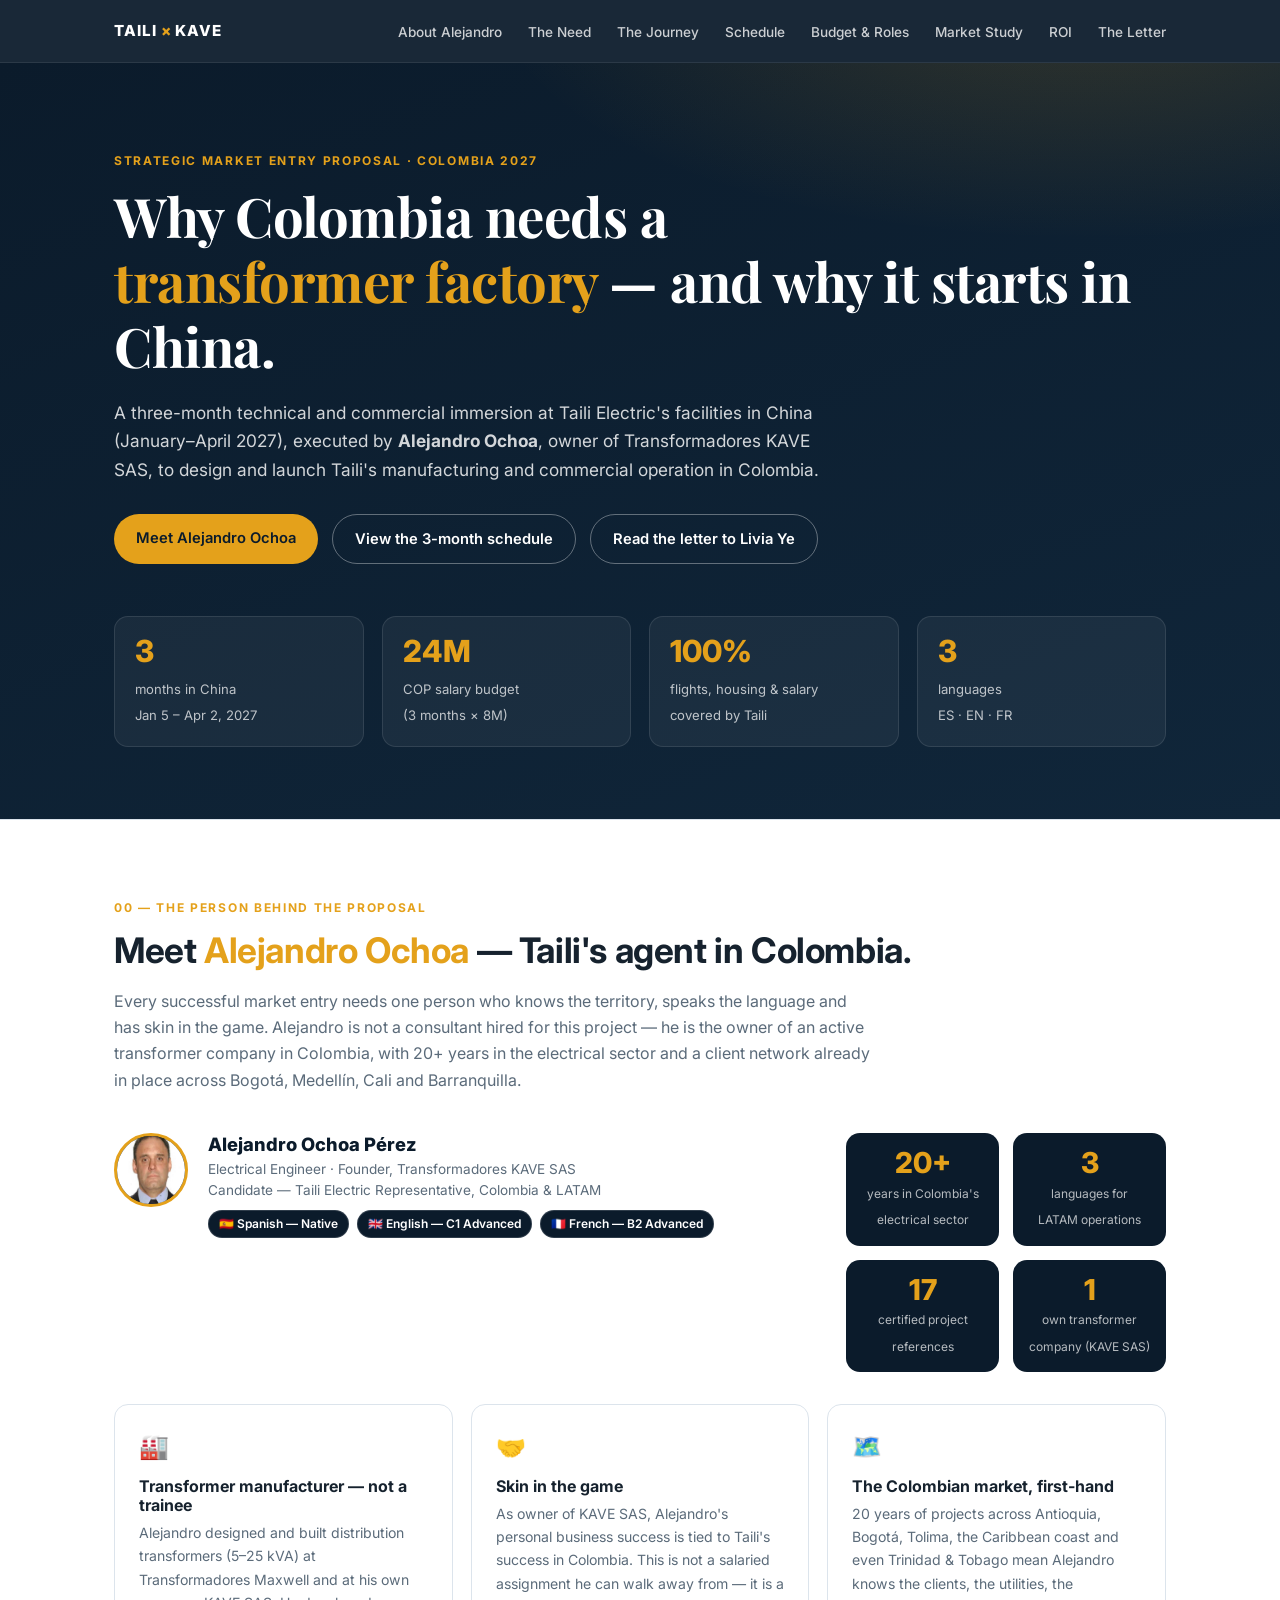
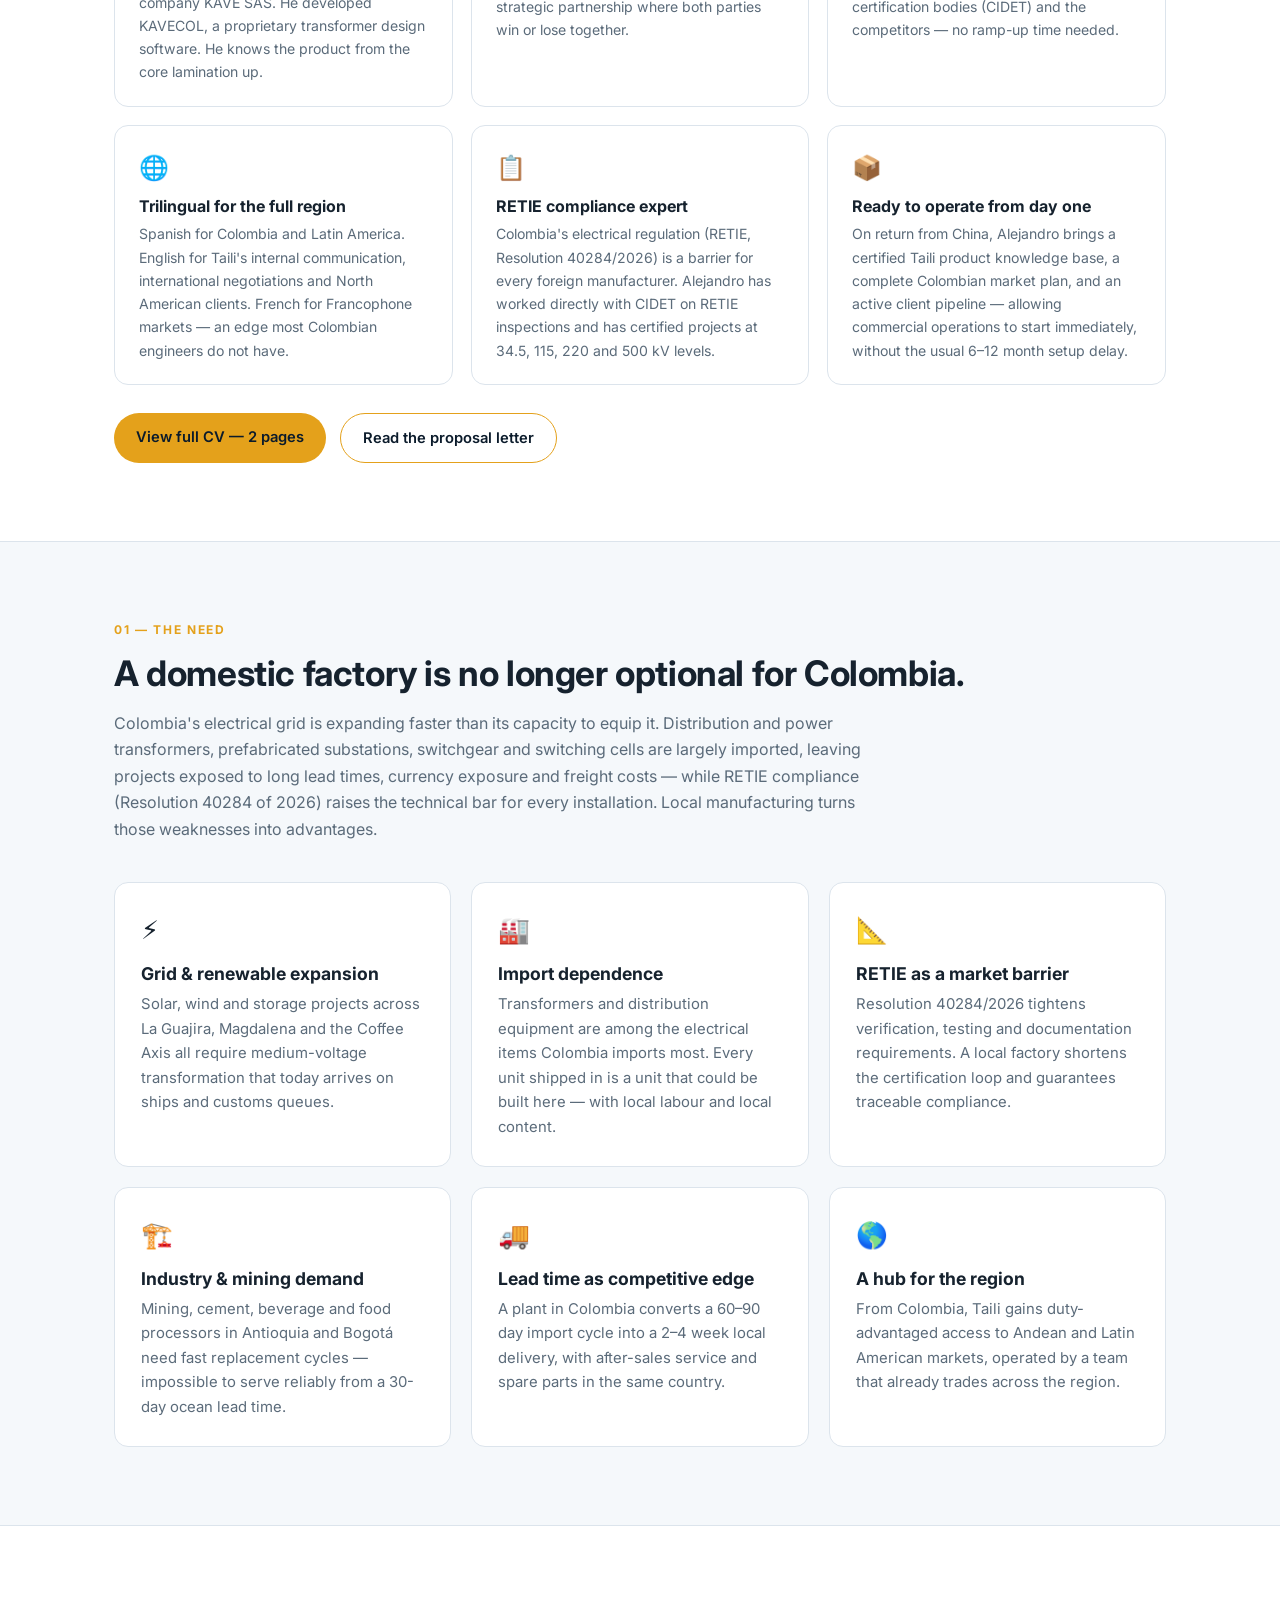
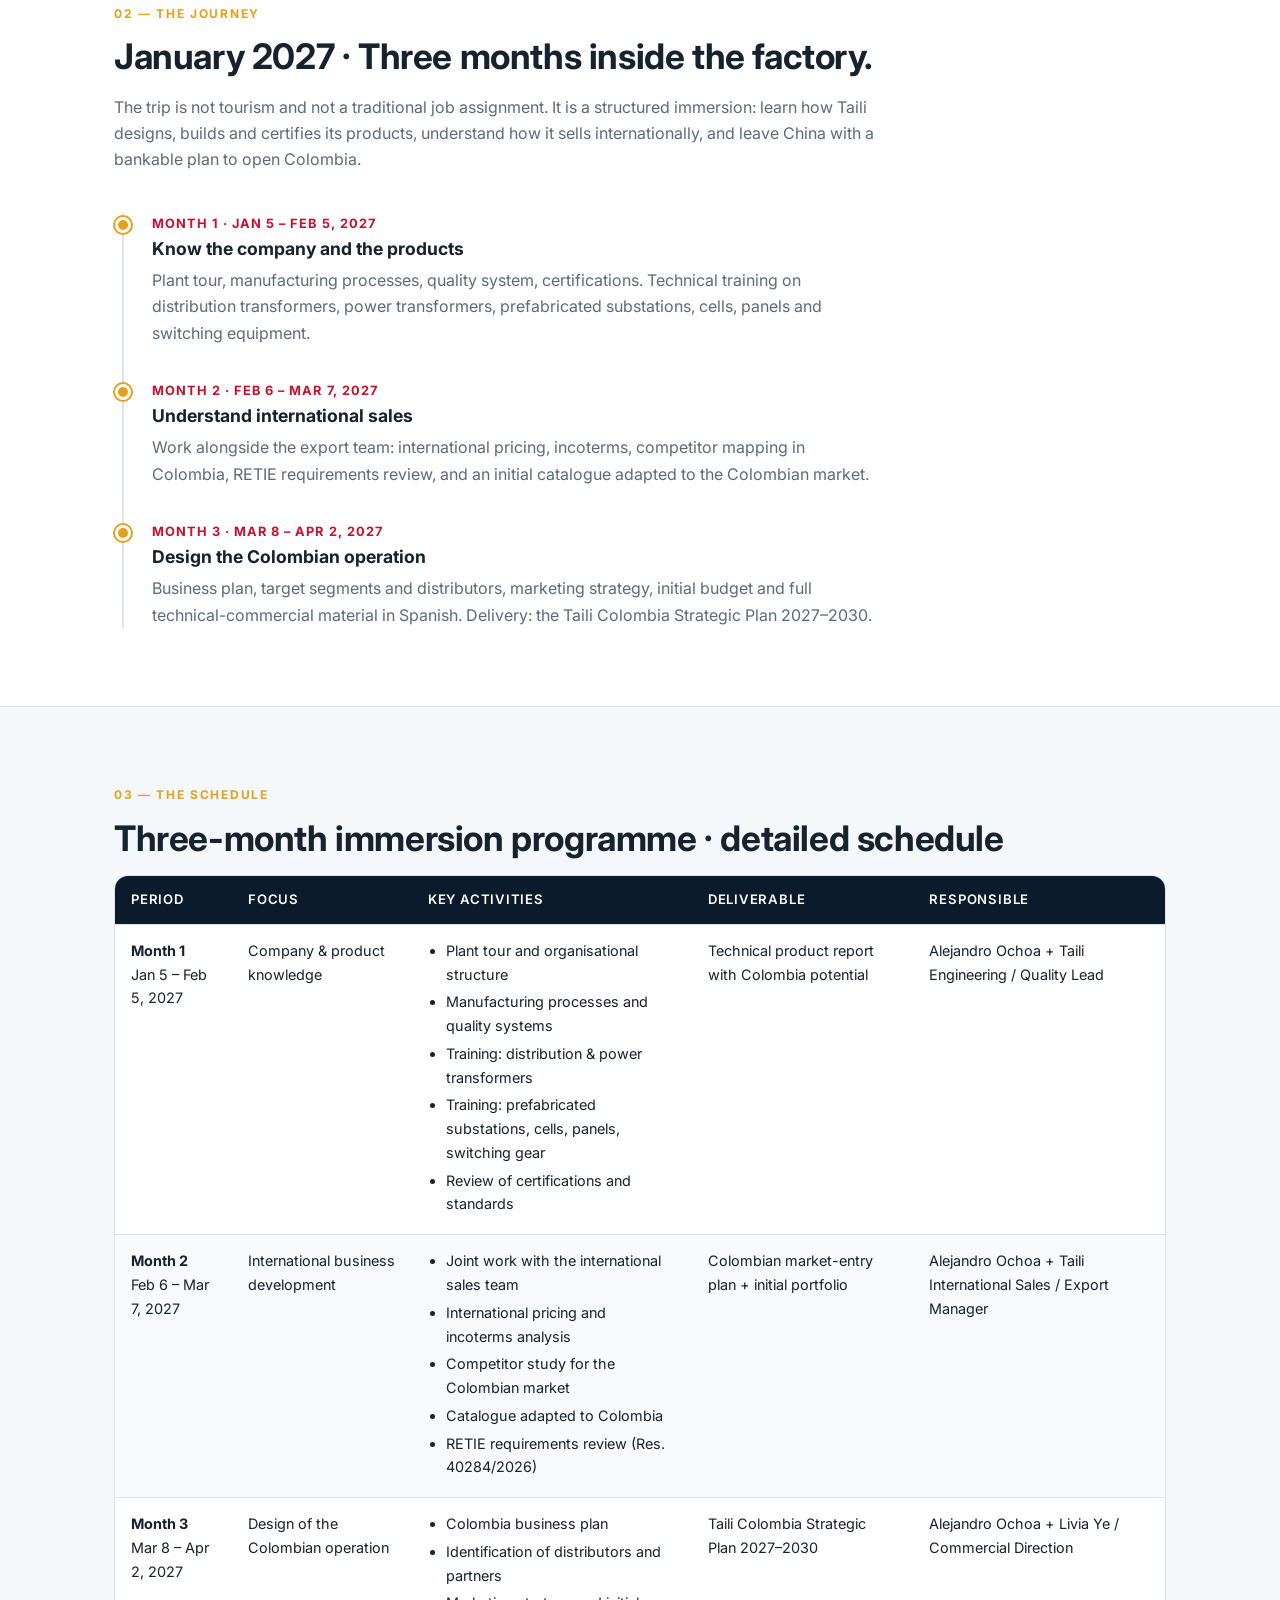
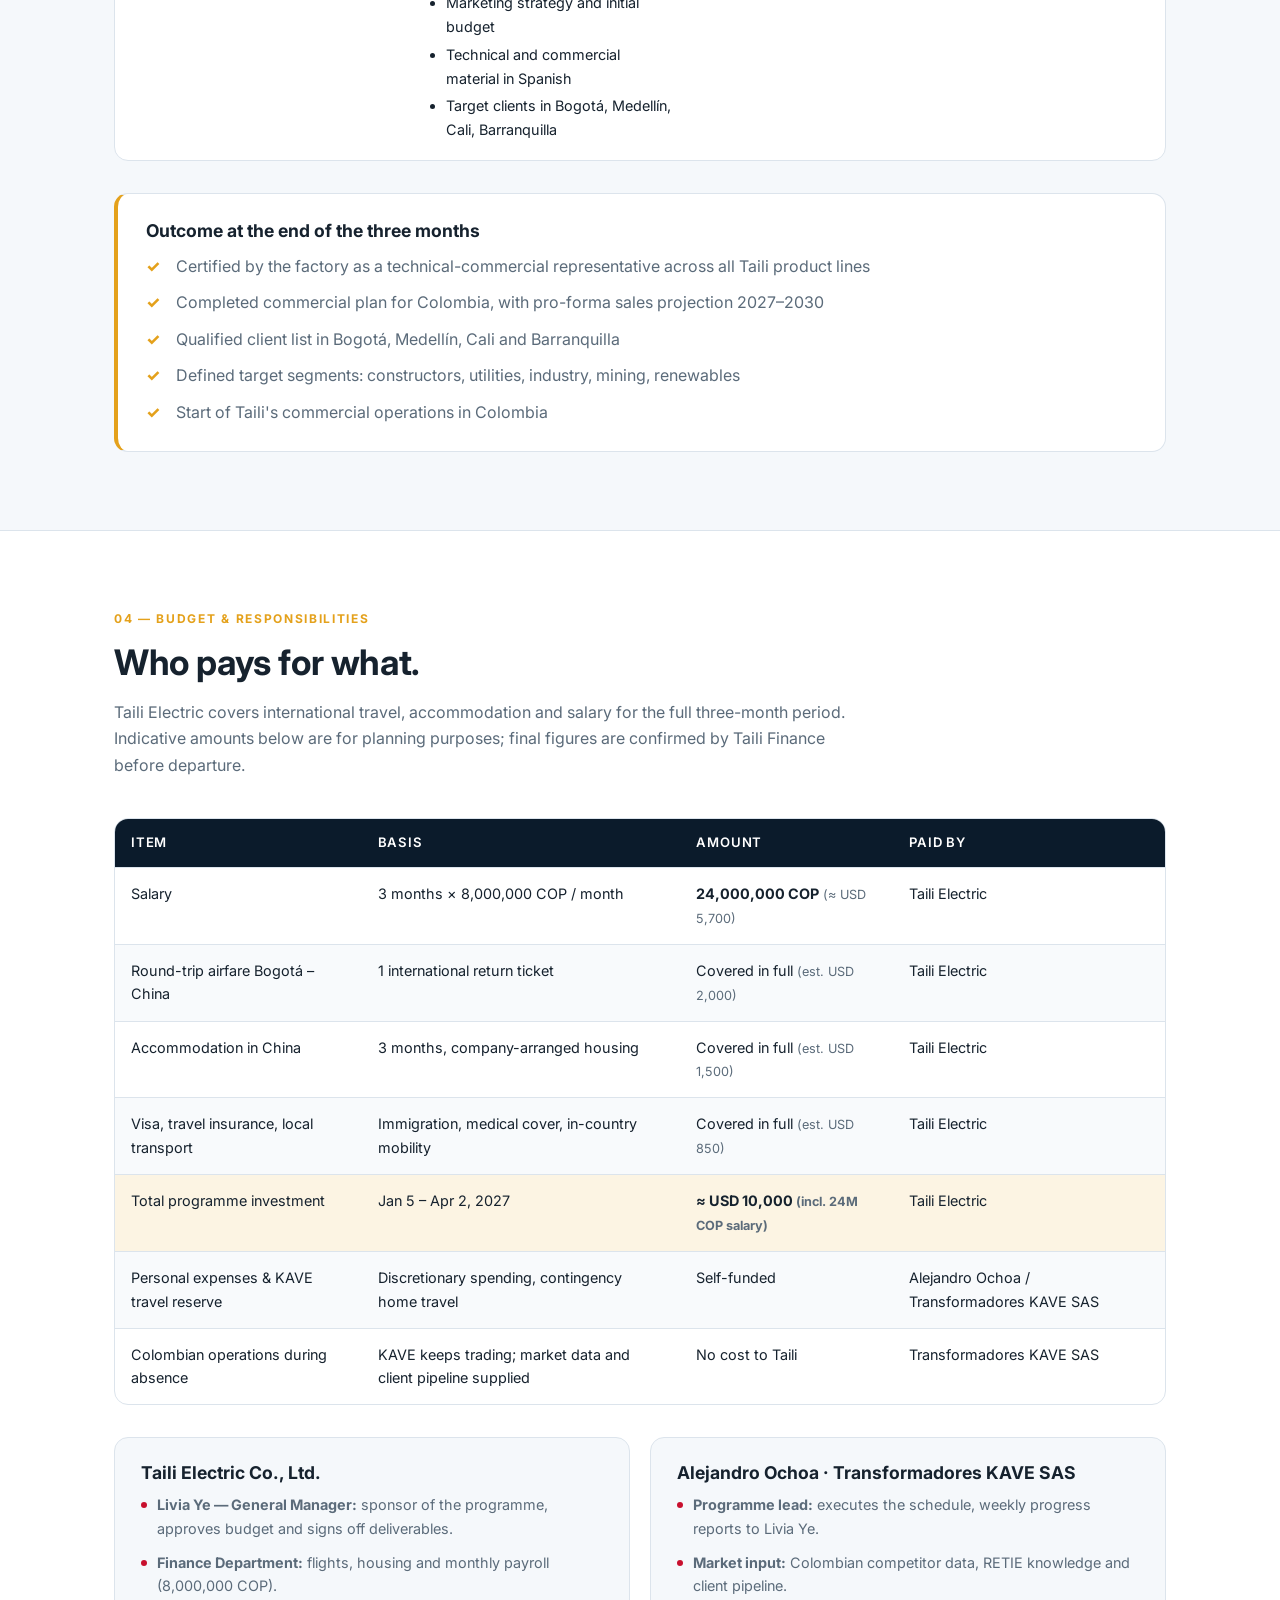
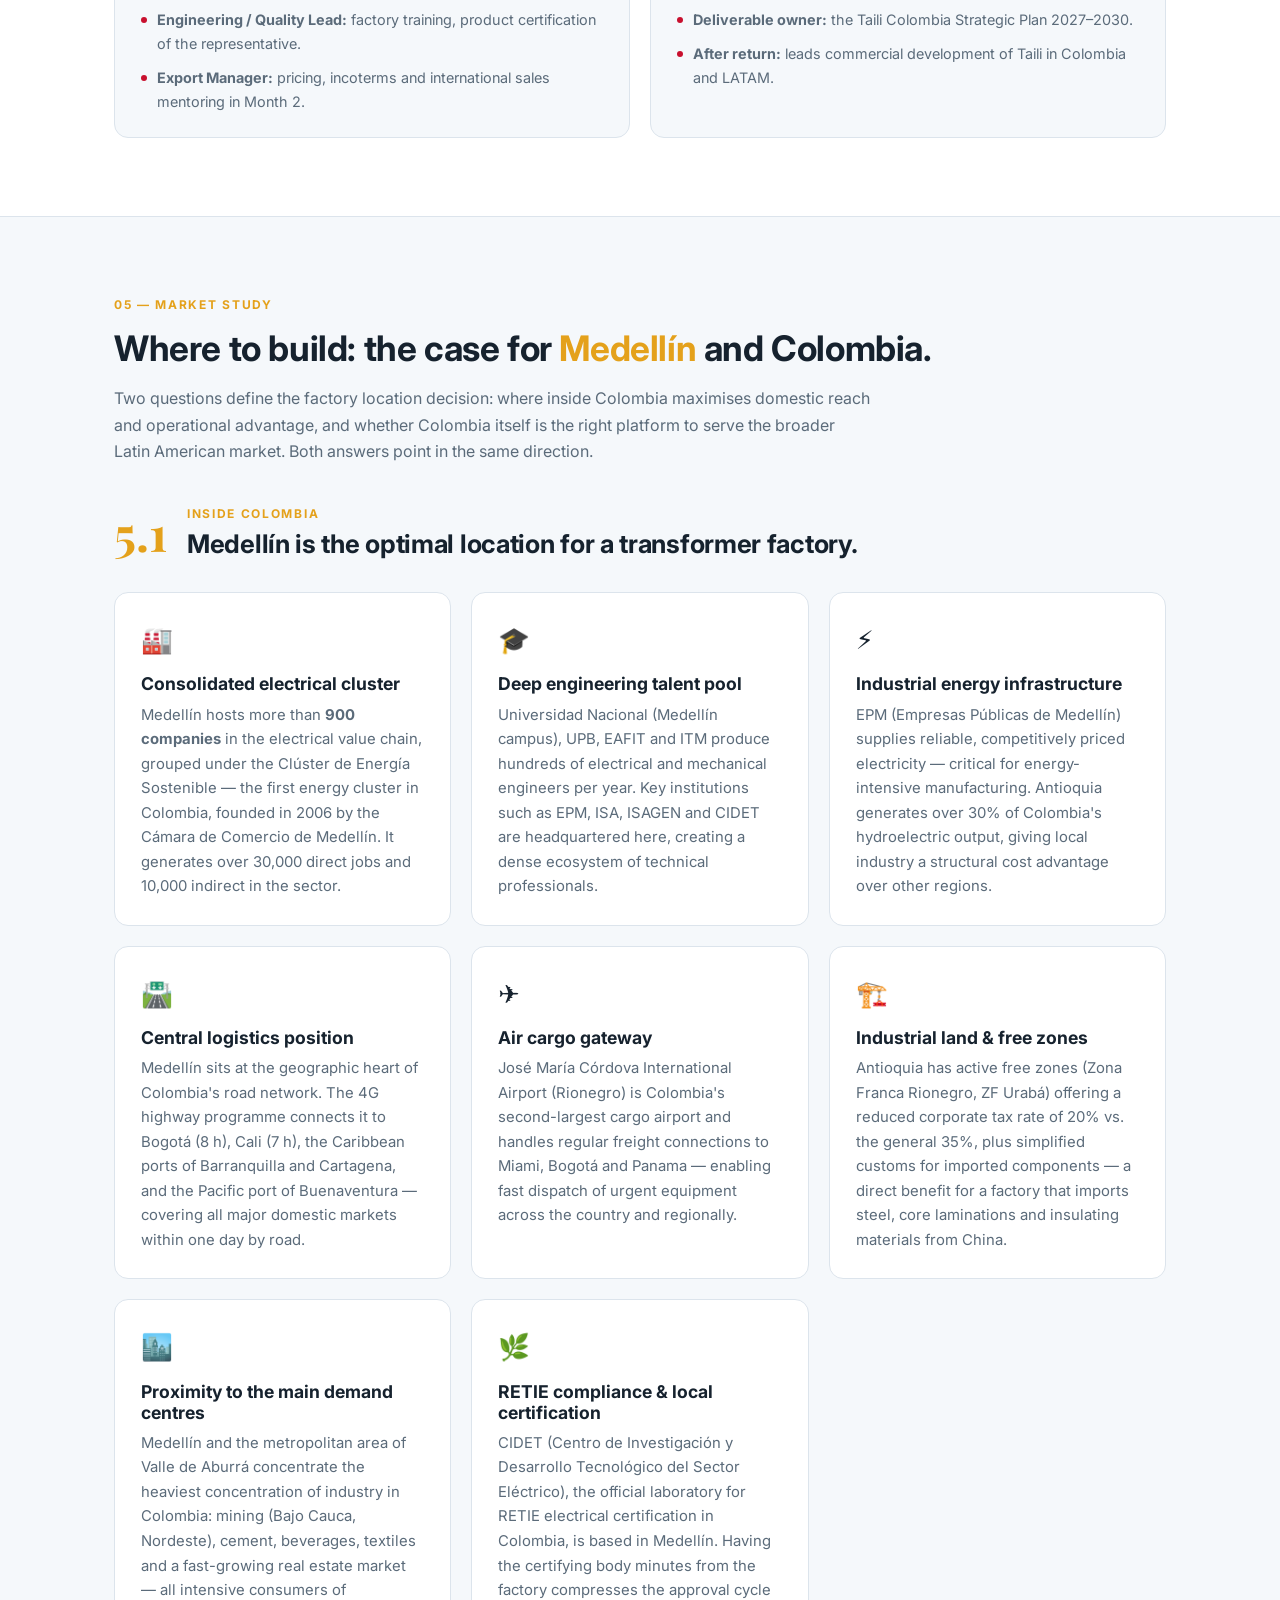
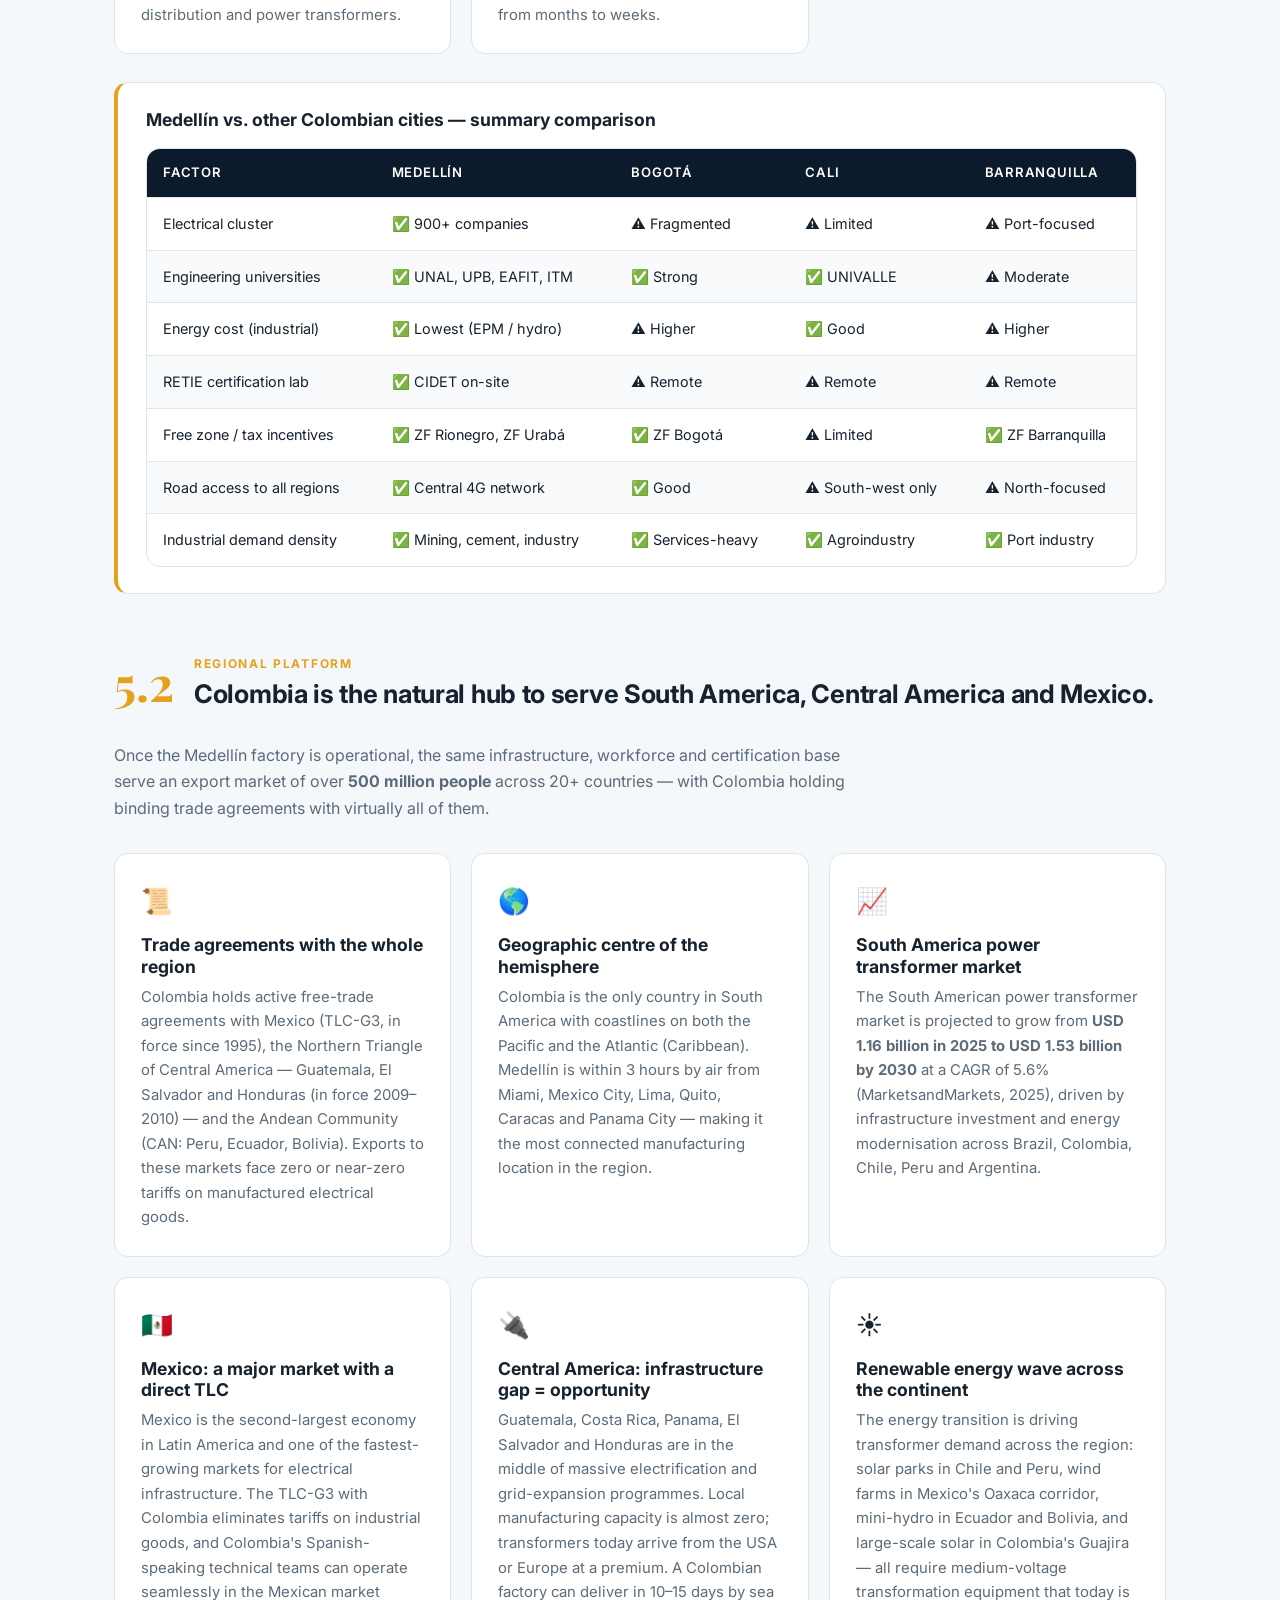
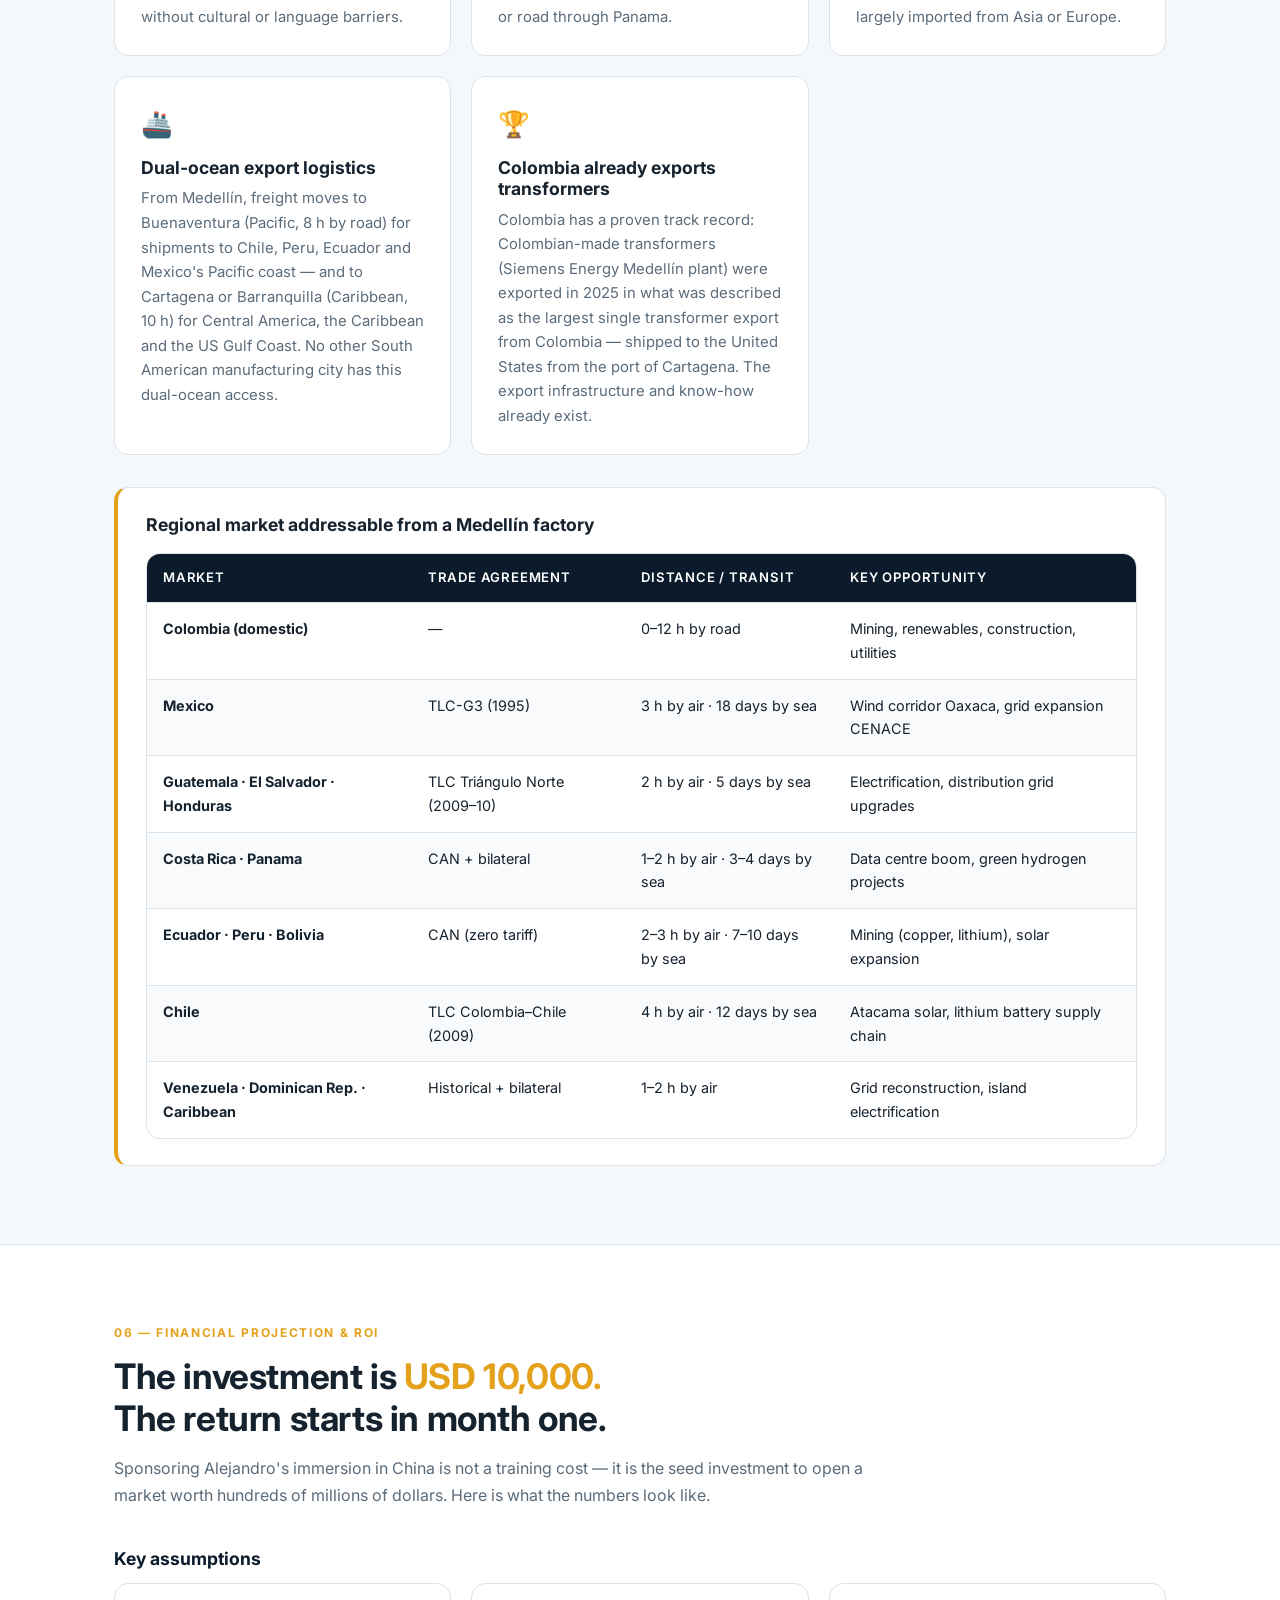
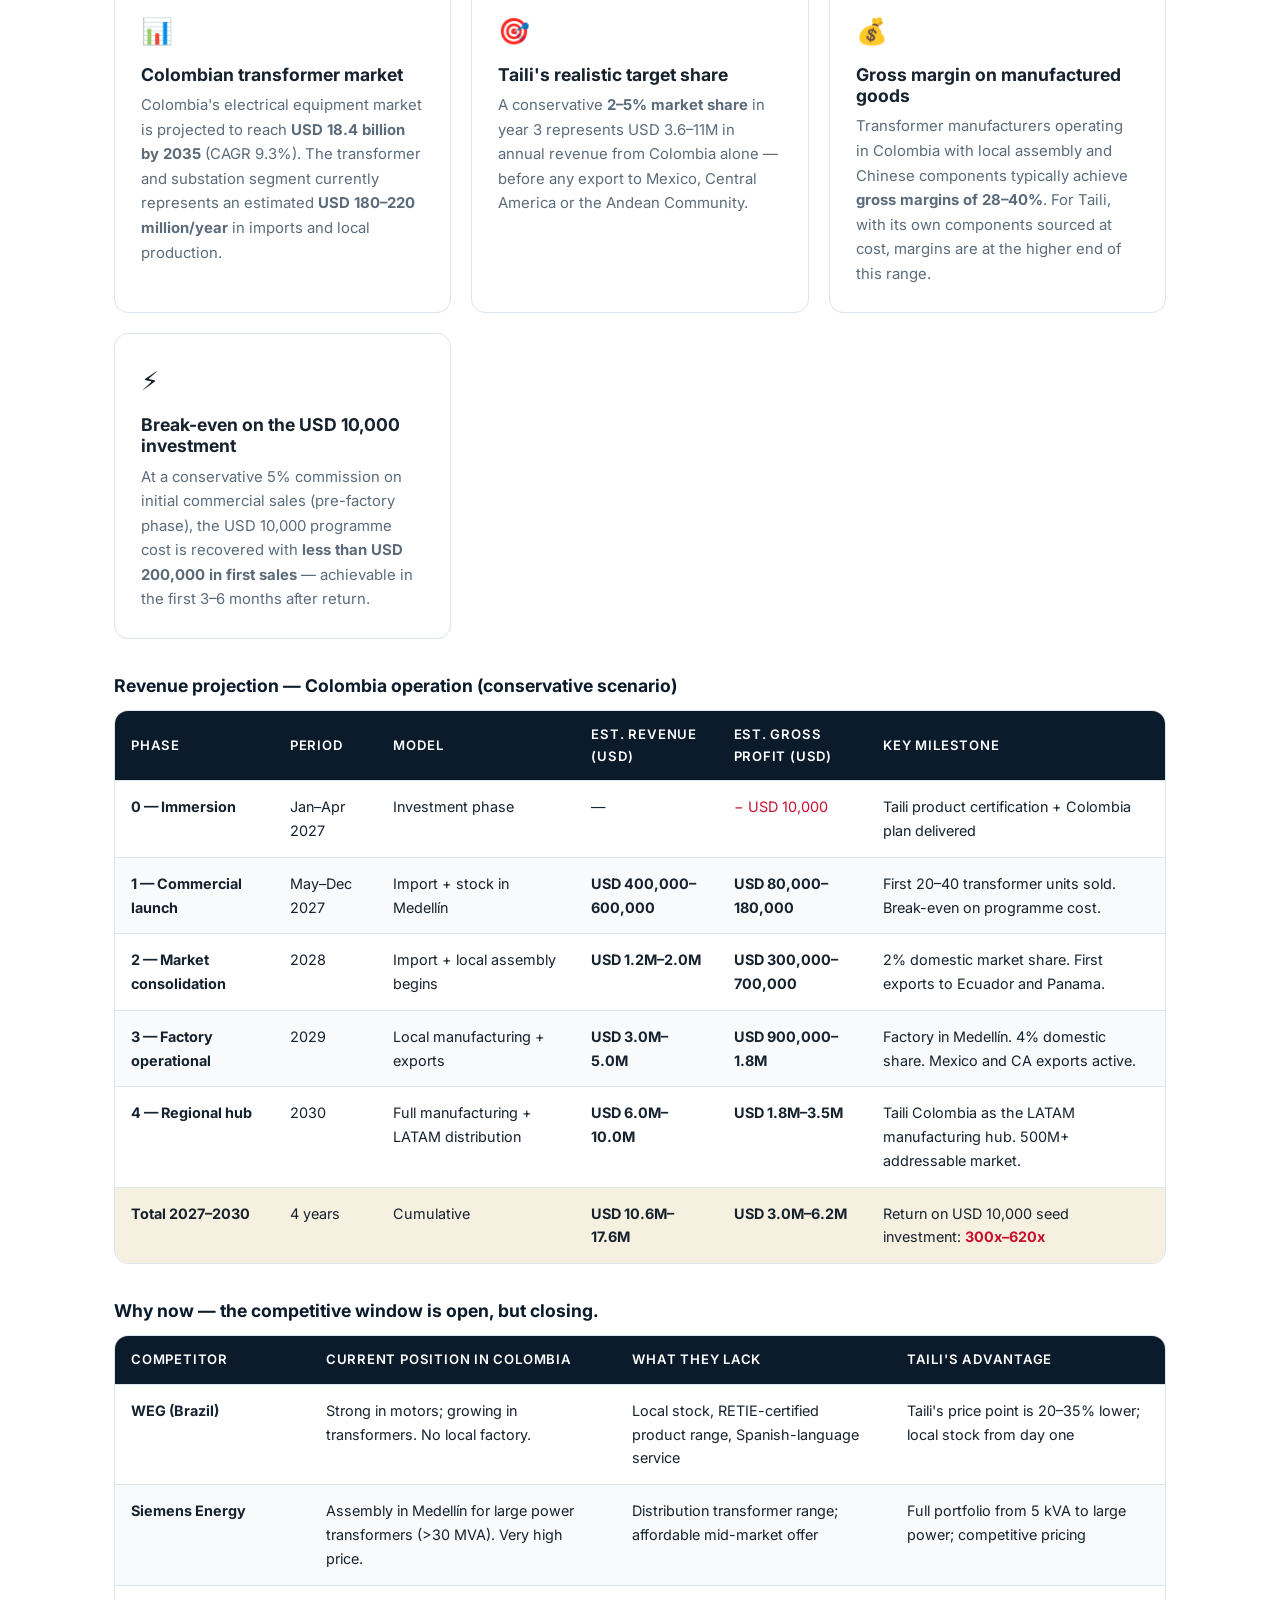
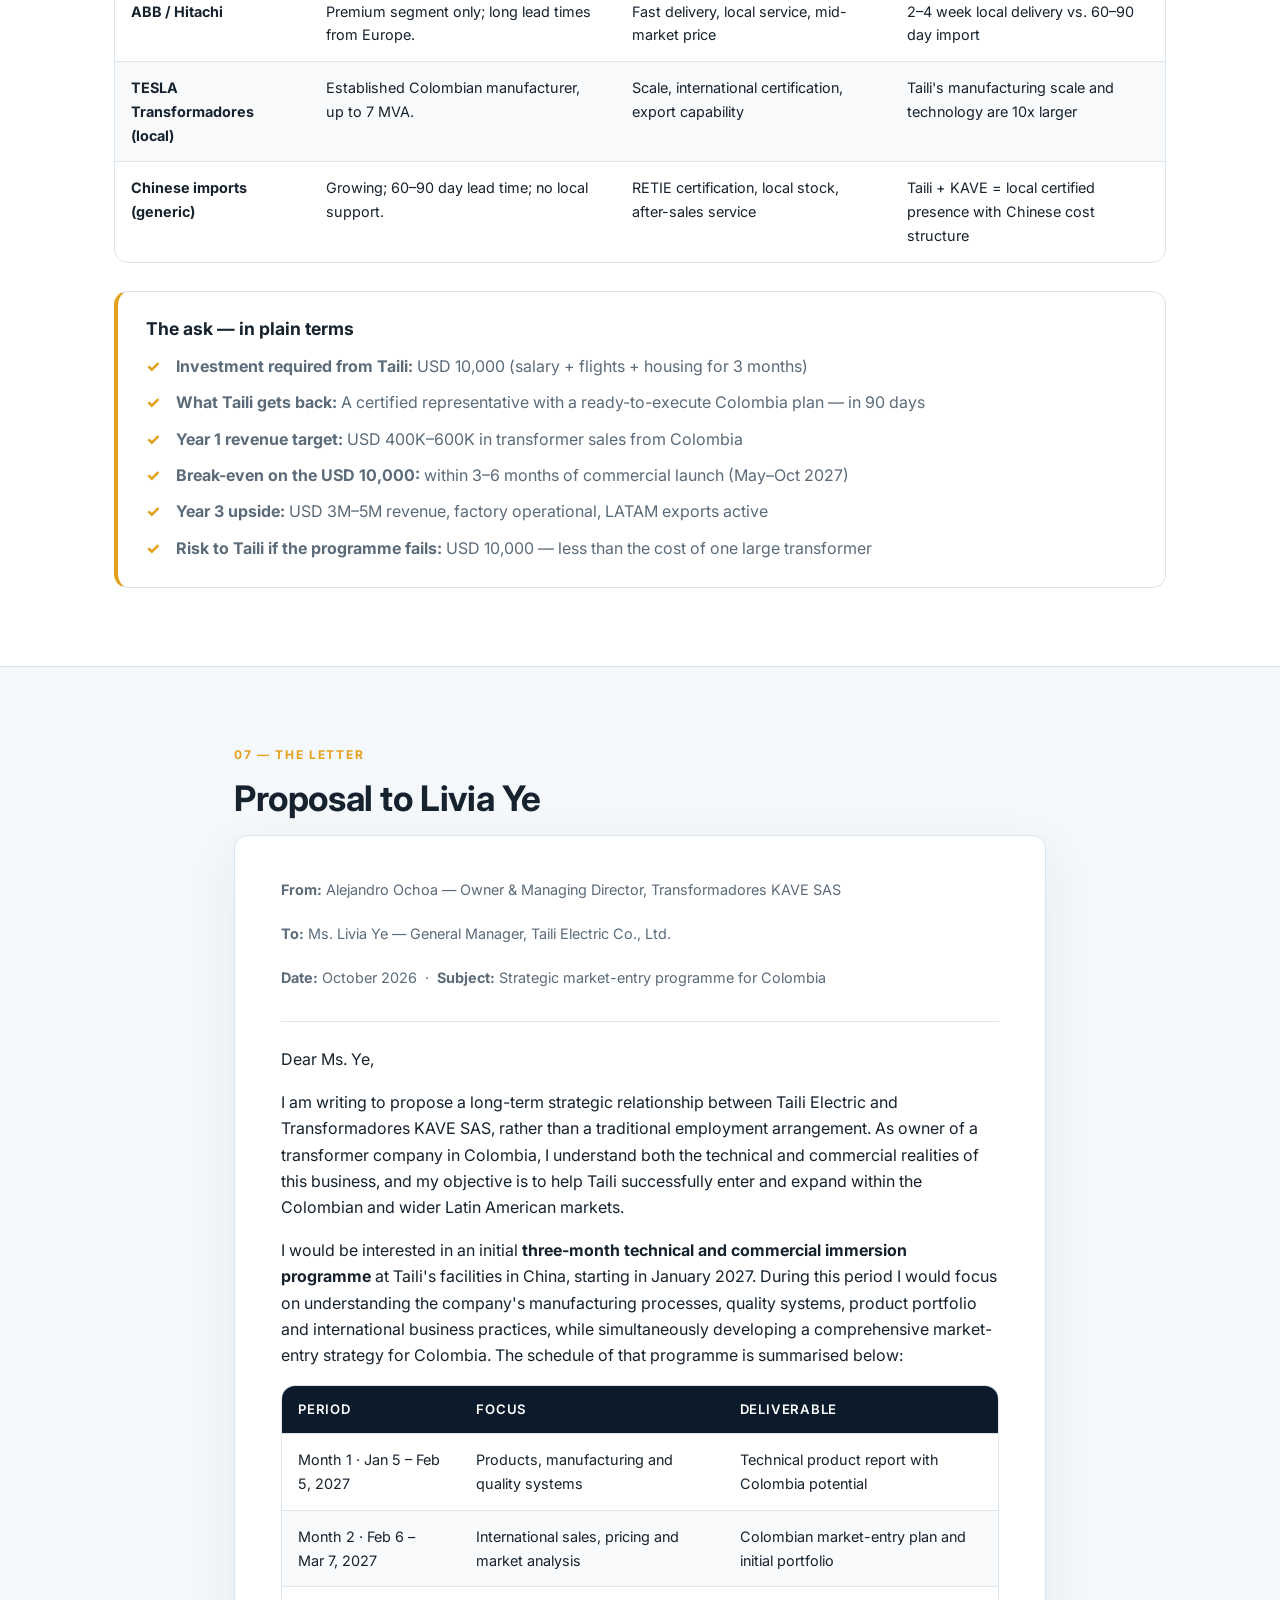
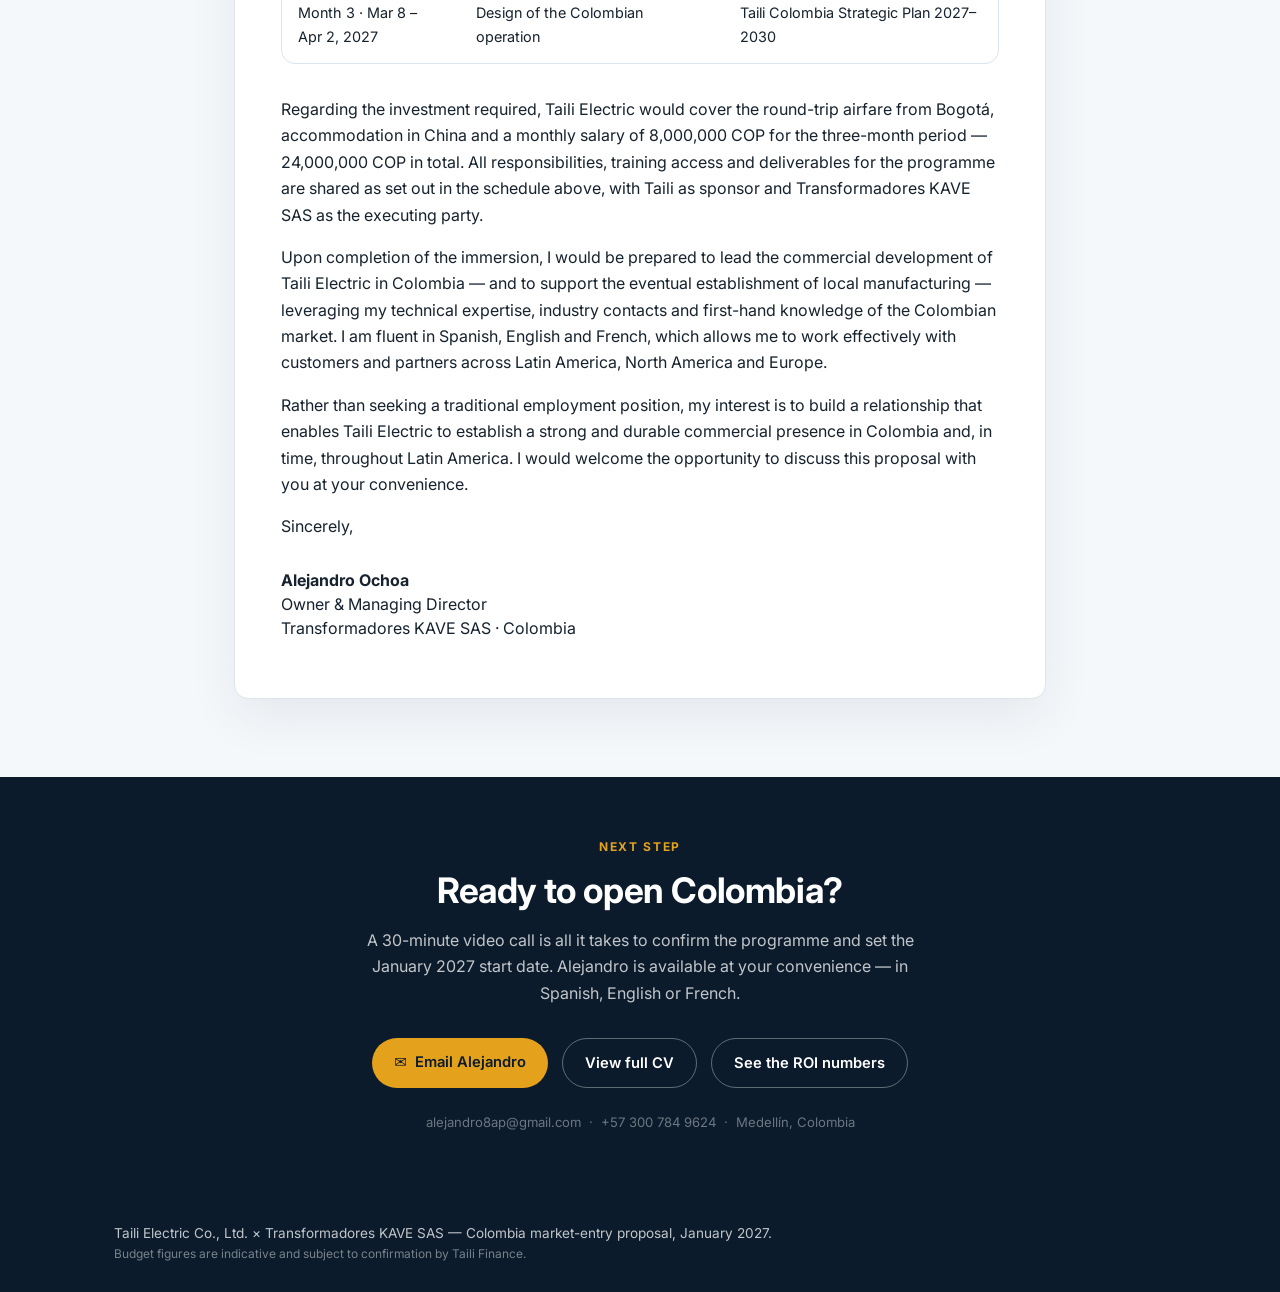
<file: index.html>
<!DOCTYPE html>
<html lang="en">
<head>
<meta charset="UTF-8">
<meta name="viewport" content="width=device-width, initial-scale=1.0">
<title>Taili × KAVE — A Transformer Factory for Colombia</title>
<meta name="description" content="Strategic proposal: a three-month technical and commercial immersion in China (January–April 2027) and the case for a Taili Electric transformer factory in Colombia.">
<link rel="preconnect" href="https://fonts.googleapis.com">
<link rel="preconnect" href="https://fonts.gstatic.com" crossorigin>
<link href="https://fonts.googleapis.com/css2?family=Inter:wght@400;500;600;700;800&family=Playfair+Display:wght@600;700&display=swap" rel="stylesheet">
<link rel="stylesheet" href="styles.css">
</head>
<body>

<header class="nav">
  <div class="container nav__inner">
    <a href="#top" class="nav__brand">TAILI<span>×</span>KAVE</a>
    <nav class="nav__links">
      <a href="#about">About Alejandro</a>
      <a href="#need">The Need</a>
      <a href="#journey">The Journey</a>
      <a href="#schedule">Schedule</a>
      <a href="#budget">Budget &amp; Roles</a>
      <a href="#market">Market Study</a>
      <a href="#roi">ROI</a>
      <a href="#letter">The Letter</a>
    </nav>
  </div>
</header>

<main id="top">

  <!-- HERO -->
  <section class="hero">
    <div class="container">
      <p class="eyebrow">Strategic Market Entry Proposal · Colombia 2027</p>
      <h1>Why Colombia needs a<br><em>transformer factory</em> — and why it starts in China.</h1>
      <p class="hero__lead">
        A three-month technical and commercial immersion at Taili Electric's facilities in China
        (January–April 2027), executed by <strong>Alejandro Ochoa</strong>, owner of Transformadores KAVE SAS,
        to design and launch Taili's manufacturing and commercial operation in Colombia.
      </p>
      <div class="hero__cta">
        <a class="btn btn--primary" href="#about">Meet Alejandro Ochoa</a>
        <a class="btn btn--ghost" href="#schedule">View the 3-month schedule</a>
        <a class="btn btn--ghost" href="#letter">Read the letter to Livia Ye</a>
      </div>
      <div class="hero__stats">
        <div class="stat"><span class="stat__num">3</span><span class="stat__label">months in China<br>Jan 5 – Apr 2, 2027</span></div>
        <div class="stat"><span class="stat__num">24M</span><span class="stat__label">COP salary budget<br>(3 months × 8M)</span></div>
        <div class="stat"><span class="stat__num">100%</span><span class="stat__label">flights, housing &amp; salary<br>covered by Taili</span></div>
        <div class="stat"><span class="stat__num">3</span><span class="stat__label">languages<br>ES · EN · FR</span></div>
      </div>
    </div>
  </section>

  <!-- ABOUT ALEJANDRO -->
  <section id="about" class="section section--dark">
    <div class="container">
      <p class="eyebrow">00 — The Person Behind the Proposal</p>
      <h2>Meet <em style="color:var(--gold);font-style:normal;">Alejandro Ochoa</em> — Taili's agent in Colombia.</h2>
      <p class="section__intro">
        Every successful market entry needs one person who knows the territory, speaks the language and has
        skin in the game. Alejandro is not a consultant hired for this project — he is the owner of an active
        transformer company in Colombia, with 20+ years in the electrical sector and a client network already
        in place across Bogotá, Medellín, Cali and Barranquilla.
      </p>

      <div class="about-grid">
        <div class="about-profile">
          <div class="about-avatar"><img src="alejandro.png" alt="Alejandro Ochoa Pérez" style="width:100%;height:100%;object-fit:cover;border-radius:50%;"></div>
          <div class="about-info">
            <h3 class="about-name">Alejandro Ochoa Pérez</h3>
            <p class="about-role">Electrical Engineer · Founder, Transformadores KAVE SAS<br>
            Candidate — Taili Electric Representative, Colombia &amp; LATAM</p>
            <div class="about-langs">
              <span class="lang-badge">🇪🇸 Spanish — Native</span>
              <span class="lang-badge">🇬🇧 English — C1 Advanced</span>
              <span class="lang-badge">🇫🇷 French — B2 Advanced</span>
            </div>
          </div>
        </div>

        <div class="about-facts">
          <div class="about-fact">
            <span class="about-fact__num">20+</span>
            <span class="about-fact__label">years in Colombia's<br>electrical sector</span>
          </div>
          <div class="about-fact">
            <span class="about-fact__num">3</span>
            <span class="about-fact__label">languages for<br>LATAM operations</span>
          </div>
          <div class="about-fact">
            <span class="about-fact__num">17</span>
            <span class="about-fact__label">certified project<br>references</span>
          </div>
          <div class="about-fact">
            <span class="about-fact__num">1</span>
            <span class="about-fact__label">own transformer<br>company (KAVE SAS)</span>
          </div>
        </div>
      </div>

      <div class="about-cards">
        <div class="about-card">
          <span class="about-card__icon">🏭</span>
          <h3>Transformer manufacturer — not a trainee</h3>
          <p>Alejandro designed and built distribution transformers (5–25 kVA) at Transformadores Maxwell and at his own company KAVE SAS. He developed KAVECOL, a proprietary transformer design software. He knows the product from the core lamination up.</p>
        </div>
        <div class="about-card">
          <span class="about-card__icon">🤝</span>
          <h3>Skin in the game</h3>
          <p>As owner of KAVE SAS, Alejandro's personal business success is tied to Taili's success in Colombia. This is not a salaried assignment he can walk away from — it is a strategic partnership where both parties win or lose together.</p>
        </div>
        <div class="about-card">
          <span class="about-card__icon">🗺️</span>
          <h3>The Colombian market, first-hand</h3>
          <p>20 years of projects across Antioquia, Bogotá, Tolima, the Caribbean coast and even Trinidad &amp; Tobago mean Alejandro knows the clients, the utilities, the certification bodies (CIDET) and the competitors — no ramp-up time needed.</p>
        </div>
        <div class="about-card">
          <span class="about-card__icon">🌐</span>
          <h3>Trilingual for the full region</h3>
          <p>Spanish for Colombia and Latin America. English for Taili's internal communication, international negotiations and North American clients. French for Francophone markets — an edge most Colombian engineers do not have.</p>
        </div>
        <div class="about-card">
          <span class="about-card__icon">📋</span>
          <h3>RETIE compliance expert</h3>
          <p>Colombia's electrical regulation (RETIE, Resolution 40284/2026) is a barrier for every foreign manufacturer. Alejandro has worked directly with CIDET on RETIE inspections and has certified projects at 34.5, 115, 220 and 500 kV levels.</p>
        </div>
        <div class="about-card">
          <span class="about-card__icon">📦</span>
          <h3>Ready to operate from day one</h3>
          <p>On return from China, Alejandro brings a certified Taili product knowledge base, a complete Colombian market plan, and an active client pipeline — allowing commercial operations to start immediately, without the usual 6–12 month setup delay.</p>
        </div>
      </div>

      <div class="about-cta">
        <a class="btn btn--primary" href="cv.html" target="_blank">View full CV — 2 pages</a>
        <a class="btn btn--outline-gold" href="#letter">Read the proposal letter</a>
      </div>
    </div>
  </section>

  <!-- THE NEED -->
  <section id="need" class="section">
    <div class="container">
      <p class="eyebrow">01 — The Need</p>
      <h2>A domestic factory is no longer optional for Colombia.</h2>
      <p class="section__intro">
        Colombia's electrical grid is expanding faster than its capacity to equip it. Distribution and
        power transformers, prefabricated substations, switchgear and switching cells are largely
        imported, leaving projects exposed to long lead times, currency exposure and freight costs —
        while RETIE compliance (Resolution 40284 of 2026) raises the technical bar for every installation.
        Local manufacturing turns those weaknesses into advantages.
      </p>

      <div class="cards">
        <article class="card">
          <span class="card__icon">⚡</span>
          <h3>Grid &amp; renewable expansion</h3>
          <p>Solar, wind and storage projects across La Guajira, Magdalena and the Coffee Axis all require
          medium-voltage transformation that today arrives on ships and customs queues.</p>
        </article>
        <article class="card">
          <span class="card__icon">🏭</span>
          <h3>Import dependence</h3>
          <p>Transformers and distribution equipment are among the electrical items Colombia imports most.
          Every unit shipped in is a unit that could be built here — with local labour and local content.</p>
        </article>
        <article class="card">
          <span class="card__icon">📐</span>
          <h3>RETIE as a market barrier</h3>
          <p>Resolution 40284/2026 tightens verification, testing and documentation requirements.
          A local factory shortens the certification loop and guarantees traceable compliance.</p>
        </article>
        <article class="card">
          <span class="card__icon">🏗️</span>
          <h3>Industry &amp; mining demand</h3>
          <p>Mining, cement, beverage and food processors in Antioquia and Bogotá need fast replacement
          cycles — impossible to serve reliably from a 30-day ocean lead time.</p>
        </article>
        <article class="card">
          <span class="card__icon">🚚</span>
          <h3>Lead time as competitive edge</h3>
          <p>A plant in Colombia converts a 60–90 day import cycle into a 2–4 week local delivery,
          with after-sales service and spare parts in the same country.</p>
        </article>
        <article class="card">
          <span class="card__icon">🌎</span>
          <h3>A hub for the region</h3>
          <p>From Colombia, Taili gains duty-advantaged access to Andean and Latin American markets,
          operated by a team that already trades across the region.</p>
        </article>
      </div>
    </div>
  </section>

  <!-- THE JOURNEY -->
  <section id="journey" class="section section--dark">
    <div class="container">
      <p class="eyebrow">02 — The Journey</p>
      <h2>January 2027 · Three months inside the factory.</h2>
      <p class="section__intro">
        The trip is not tourism and not a traditional job assignment. It is a structured immersion:
        learn how Taili designs, builds and certifies its products, understand how it sells internationally,
        and leave China with a bankable plan to open Colombia.
      </p>

      <div class="timeline">
        <div class="timeline__item">
          <span class="timeline__dot"></span>
          <p class="timeline__date">Month 1 · Jan 5 – Feb 5, 2027</p>
          <h3>Know the company and the products</h3>
          <p>Plant tour, manufacturing processes, quality system, certifications. Technical training on
          distribution transformers, power transformers, prefabricated substations, cells, panels and
          switching equipment.</p>
        </div>
        <div class="timeline__item">
          <span class="timeline__dot"></span>
          <p class="timeline__date">Month 2 · Feb 6 – Mar 7, 2027</p>
          <h3>Understand international sales</h3>
          <p>Work alongside the export team: international pricing, incoterms, competitor mapping in
          Colombia, RETIE requirements review, and an initial catalogue adapted to the Colombian market.</p>
        </div>
        <div class="timeline__item">
          <span class="timeline__dot"></span>
          <p class="timeline__date">Month 3 · Mar 8 – Apr 2, 2027</p>
          <h3>Design the Colombian operation</h3>
          <p>Business plan, target segments and distributors, marketing strategy, initial budget and
          full technical-commercial material in Spanish. Delivery: the Taili Colombia Strategic Plan 2027–2030.</p>
        </div>
      </div>
    </div>
  </section>

  <!-- SCHEDULE TABLE -->
  <section id="schedule" class="section">
    <div class="container">
      <p class="eyebrow">03 — The Schedule</p>
      <h2>Three-month immersion programme · detailed schedule</h2>

      <div class="table-wrap">
        <table class="table">
          <thead>
            <tr>
              <th>Period</th>
              <th>Focus</th>
              <th>Key activities</th>
              <th>Deliverable</th>
              <th>Responsible</th>
            </tr>
          </thead>
          <tbody>
            <tr>
              <td data-label="Period"><strong>Month 1</strong><br>Jan 5 – Feb 5, 2027</td>
              <td data-label="Focus">Company &amp; product knowledge</td>
              <td data-label="Key activities">
                <ul>
                  <li>Plant tour and organisational structure</li>
                  <li>Manufacturing processes and quality systems</li>
                  <li>Training: distribution &amp; power transformers</li>
                  <li>Training: prefabricated substations, cells, panels, switching gear</li>
                  <li>Review of certifications and standards</li>
                </ul>
              </td>
              <td data-label="Deliverable">Technical product report with Colombia potential</td>
              <td data-label="Responsible">Alejandro Ochoa + Taili Engineering / Quality Lead</td>
            </tr>
            <tr>
              <td data-label="Period"><strong>Month 2</strong><br>Feb 6 – Mar 7, 2027</td>
              <td data-label="Focus">International business development</td>
              <td data-label="Key activities">
                <ul>
                  <li>Joint work with the international sales team</li>
                  <li>International pricing and incoterms analysis</li>
                  <li>Competitor study for the Colombian market</li>
                  <li>Catalogue adapted to Colombia</li>
                  <li>RETIE requirements review (Res. 40284/2026)</li>
                </ul>
              </td>
              <td data-label="Deliverable">Colombian market-entry plan + initial portfolio</td>
              <td data-label="Responsible">Alejandro Ochoa + Taili International Sales / Export Manager</td>
            </tr>
            <tr>
              <td data-label="Period"><strong>Month 3</strong><br>Mar 8 – Apr 2, 2027</td>
              <td data-label="Focus">Design of the Colombian operation</td>
              <td data-label="Key activities">
                <ul>
                  <li>Colombia business plan</li>
                  <li>Identification of distributors and partners</li>
                  <li>Marketing strategy and initial budget</li>
                  <li>Technical and commercial material in Spanish</li>
                  <li>Target clients in Bogotá, Medellín, Cali, Barranquilla</li>
                </ul>
              </td>
              <td data-label="Deliverable">Taili Colombia Strategic Plan 2027–2030</td>
              <td data-label="Responsible">Alejandro Ochoa + Livia Ye / Commercial Direction</td>
            </tr>
          </tbody>
        </table>
      </div>

      <div class="outcome">
        <h3>Outcome at the end of the three months</h3>
        <ul class="checklist">
          <li>Certified by the factory as a technical-commercial representative across all Taili product lines</li>
          <li>Completed commercial plan for Colombia, with pro-forma sales projection 2027–2030</li>
          <li>Qualified client list in Bogotá, Medellín, Cali and Barranquilla</li>
          <li>Defined target segments: constructors, utilities, industry, mining, renewables</li>
          <li>Start of Taili's commercial operations in Colombia</li>
        </ul>
      </div>
    </div>
  </section>

  <!-- BUDGET -->
  <section id="budget" class="section section--dark">
    <div class="container">
      <p class="eyebrow">04 — Budget &amp; Responsibilities</p>
      <h2>Who pays for what.</h2>
      <p class="section__intro">
        Taili Electric covers international travel, accommodation and salary for the full three-month
        period. Indicative amounts below are for planning purposes; final figures are confirmed by
        Taili Finance before departure.
      </p>

      <div class="table-wrap">
        <table class="table">
          <thead>
            <tr>
              <th>Item</th>
              <th>Basis</th>
              <th>Amount</th>
              <th>Paid by</th>
            </tr>
          </thead>
          <tbody>
            <tr>
              <td data-label="Item">Salary</td>
              <td data-label="Basis">3 months × 8,000,000 COP / month</td>
              <td data-label="Amount"><strong>24,000,000 COP</strong> <span class="muted">(≈ USD 5,700)</span></td>
              <td data-label="Paid by">Taili Electric</td>
            </tr>
            <tr>
              <td data-label="Item">Round-trip airfare Bogotá – China</td>
              <td data-label="Basis">1 international return ticket</td>
              <td data-label="Amount">Covered in full <span class="muted">(est. USD 2,000)</span></td>
              <td data-label="Paid by">Taili Electric</td>
            </tr>
            <tr>
              <td data-label="Item">Accommodation in China</td>
              <td data-label="Basis">3 months, company-arranged housing</td>
              <td data-label="Amount">Covered in full <span class="muted">(est. USD 1,500)</span></td>
              <td data-label="Paid by">Taili Electric</td>
            </tr>
            <tr>
              <td data-label="Item">Visa, travel insurance, local transport</td>
              <td data-label="Basis">Immigration, medical cover, in-country mobility</td>
              <td data-label="Amount">Covered in full <span class="muted">(est. USD 850)</span></td>
              <td data-label="Paid by">Taili Electric</td>
            </tr>
            <tr class="table__total">
              <td data-label="Item">Total programme investment</td>
              <td data-label="Basis">Jan 5 – Apr 2, 2027</td>
              <td data-label="Amount"><strong>≈ USD 10,000 <span class="muted">(incl. 24M COP salary)</span></strong></td>
              <td data-label="Paid by">Taili Electric</td>
            </tr>
            <tr>
              <td data-label="Item">Personal expenses &amp; KAVE travel reserve</td>
              <td data-label="Basis">Discretionary spending, contingency home travel</td>
              <td data-label="Amount">Self-funded</td>
              <td data-label="Paid by">Alejandro Ochoa / Transformadores KAVE SAS</td>
            </tr>
            <tr>
              <td data-label="Item">Colombian operations during absence</td>
              <td data-label="Basis">KAVE keeps trading; market data and client pipeline supplied</td>
              <td data-label="Amount">No cost to Taili</td>
              <td data-label="Paid by">Transformadores KAVE SAS</td>
            </tr>
          </tbody>
        </table>
      </div>

      <div class="roles">
        <div class="role">
          <h3>Taili Electric Co., Ltd.</h3>
          <ul>
            <li><strong>Livia Ye — General Manager:</strong> sponsor of the programme, approves budget and signs off deliverables.</li>
            <li><strong>Finance Department:</strong> flights, housing and monthly payroll (8,000,000 COP).</li>
            <li><strong>Engineering / Quality Lead:</strong> factory training, product certification of the representative.</li>
            <li><strong>Export Manager:</strong> pricing, incoterms and international sales mentoring in Month 2.</li>
          </ul>
        </div>
        <div class="role">
          <h3>Alejandro Ochoa · Transformadores KAVE SAS</h3>
          <ul>
            <li><strong>Programme lead:</strong> executes the schedule, weekly progress reports to Livia Ye.</li>
            <li><strong>Market input:</strong> Colombian competitor data, RETIE knowledge and client pipeline.</li>
            <li><strong>Deliverable owner:</strong> the Taili Colombia Strategic Plan 2027–2030.</li>
            <li><strong>After return:</strong> leads commercial development of Taili in Colombia and LATAM.</li>
          </ul>
        </div>
      </div>
    </div>
  </section>

  <!-- MARKET STUDY -->
  <section id="market" class="section">
    <div class="container">
      <p class="eyebrow">05 — Market Study</p>
      <h2>Where to build: the case for <em style="color:var(--gold);font-style:normal;">Medellín</em> and Colombia.</h2>
      <p class="section__intro">
        Two questions define the factory location decision: where inside Colombia maximises domestic
        reach and operational advantage, and whether Colombia itself is the right platform to serve
        the broader Latin American market. Both answers point in the same direction.
      </p>

      <!-- 5.1 Medellín -->
      <div class="market-block">
        <div class="market-heading">
          <span class="market-num">5.1</span>
          <div>
            <p class="eyebrow" style="margin-bottom:4px;">Inside Colombia</p>
            <h3 class="market-title">Medellín is the optimal location for a transformer factory.</h3>
          </div>
        </div>

        <div class="cards" style="margin-bottom:28px;">
          <article class="card">
            <span class="card__icon">🏭</span>
            <h3>Consolidated electrical cluster</h3>
            <p>Medellín hosts more than <strong>900 companies</strong> in the electrical value chain, grouped under the Clúster de Energía Sostenible — the first energy cluster in Colombia, founded in 2006 by the Cámara de Comercio de Medellín. It generates over 30,000 direct jobs and 10,000 indirect in the sector.</p>
          </article>
          <article class="card">
            <span class="card__icon">🎓</span>
            <h3>Deep engineering talent pool</h3>
            <p>Universidad Nacional (Medellín campus), UPB, EAFIT and ITM produce hundreds of electrical and mechanical engineers per year. Key institutions such as EPM, ISA, ISAGEN and CIDET are headquartered here, creating a dense ecosystem of technical professionals.</p>
          </article>
          <article class="card">
            <span class="card__icon">⚡</span>
            <h3>Industrial energy infrastructure</h3>
            <p>EPM (Empresas Públicas de Medellín) supplies reliable, competitively priced electricity — critical for energy-intensive manufacturing. Antioquia generates over 30% of Colombia's hydroelectric output, giving local industry a structural cost advantage over other regions.</p>
          </article>
          <article class="card">
            <span class="card__icon">🛣️</span>
            <h3>Central logistics position</h3>
            <p>Medellín sits at the geographic heart of Colombia's road network. The 4G highway programme connects it to Bogotá (8 h), Cali (7 h), the Caribbean ports of Barranquilla and Cartagena, and the Pacific port of Buenaventura — covering all major domestic markets within one day by road.</p>
          </article>
          <article class="card">
            <span class="card__icon">✈️</span>
            <h3>Air cargo gateway</h3>
            <p>José María Córdova International Airport (Rionegro) is Colombia's second-largest cargo airport and handles regular freight connections to Miami, Bogotá and Panama — enabling fast dispatch of urgent equipment across the country and regionally.</p>
          </article>
          <article class="card">
            <span class="card__icon">🏗️</span>
            <h3>Industrial land &amp; free zones</h3>
            <p>Antioquia has active free zones (Zona Franca Rionegro, ZF Urabá) offering a reduced corporate tax rate of 20% vs. the general 35%, plus simplified customs for imported components — a direct benefit for a factory that imports steel, core laminations and insulating materials from China.</p>
          </article>
          <article class="card">
            <span class="card__icon">🏙️</span>
            <h3>Proximity to the main demand centres</h3>
            <p>Medellín and the metropolitan area of Valle de Aburrá concentrate the heaviest concentration of industry in Colombia: mining (Bajo Cauca, Nordeste), cement, beverages, textiles and a fast-growing real estate market — all intensive consumers of distribution and power transformers.</p>
          </article>
          <article class="card">
            <span class="card__icon">🌿</span>
            <h3>RETIE compliance &amp; local certification</h3>
            <p>CIDET (Centro de Investigación y Desarrollo Tecnológico del Sector Eléctrico), the official laboratory for RETIE electrical certification in Colombia, is based in Medellín. Having the certifying body minutes from the factory compresses the approval cycle from months to weeks.</p>
          </article>
        </div>

        <div class="outcome" style="margin-bottom:0;">
          <h3>Medellín vs. other Colombian cities — summary comparison</h3>
          <div class="table-wrap" style="margin-top:18px;margin-bottom:0;">
            <table class="table table--compact">
              <thead>
                <tr>
                  <th>Factor</th>
                  <th>Medellín</th>
                  <th>Bogotá</th>
                  <th>Cali</th>
                  <th>Barranquilla</th>
                </tr>
              </thead>
              <tbody>
                <tr>
                  <td data-label="Factor">Electrical cluster</td>
                  <td data-label="Medellín">✅ 900+ companies</td>
                  <td data-label="Bogotá">⚠️ Fragmented</td>
                  <td data-label="Cali">⚠️ Limited</td>
                  <td data-label="Barranquilla">⚠️ Port-focused</td>
                </tr>
                <tr>
                  <td data-label="Factor">Engineering universities</td>
                  <td data-label="Medellín">✅ UNAL, UPB, EAFIT, ITM</td>
                  <td data-label="Bogotá">✅ Strong</td>
                  <td data-label="Cali">✅ UNIVALLE</td>
                  <td data-label="Barranquilla">⚠️ Moderate</td>
                </tr>
                <tr>
                  <td data-label="Factor">Energy cost (industrial)</td>
                  <td data-label="Medellín">✅ Lowest (EPM / hydro)</td>
                  <td data-label="Bogotá">⚠️ Higher</td>
                  <td data-label="Cali">✅ Good</td>
                  <td data-label="Barranquilla">⚠️ Higher</td>
                </tr>
                <tr>
                  <td data-label="Factor">RETIE certification lab</td>
                  <td data-label="Medellín">✅ CIDET on-site</td>
                  <td data-label="Bogotá">⚠️ Remote</td>
                  <td data-label="Cali">⚠️ Remote</td>
                  <td data-label="Barranquilla">⚠️ Remote</td>
                </tr>
                <tr>
                  <td data-label="Factor">Free zone / tax incentives</td>
                  <td data-label="Medellín">✅ ZF Rionegro, ZF Urabá</td>
                  <td data-label="Bogotá">✅ ZF Bogotá</td>
                  <td data-label="Cali">⚠️ Limited</td>
                  <td data-label="Barranquilla">✅ ZF Barranquilla</td>
                </tr>
                <tr>
                  <td data-label="Factor">Road access to all regions</td>
                  <td data-label="Medellín">✅ Central 4G network</td>
                  <td data-label="Bogotá">✅ Good</td>
                  <td data-label="Cali">⚠️ South-west only</td>
                  <td data-label="Barranquilla">⚠️ North-focused</td>
                </tr>
                <tr>
                  <td data-label="Factor">Industrial demand density</td>
                  <td data-label="Medellín">✅ Mining, cement, industry</td>
                  <td data-label="Bogotá">✅ Services-heavy</td>
                  <td data-label="Cali">✅ Agroindustry</td>
                  <td data-label="Barranquilla">✅ Port industry</td>
                </tr>
              </tbody>
            </table>
          </div>
        </div>
      </div>

      <!-- 5.2 Colombia as regional hub -->
      <div class="market-block" style="margin-top:60px;">
        <div class="market-heading">
          <span class="market-num">5.2</span>
          <div>
            <p class="eyebrow" style="margin-bottom:4px;">Regional Platform</p>
            <h3 class="market-title">Colombia is the natural hub to serve South America, Central America and Mexico.</h3>
          </div>
        </div>

        <p style="color:var(--muted);max-width:760px;margin-bottom:32px;">
          Once the Medellín factory is operational, the same infrastructure, workforce and certification
          base serve an export market of over <strong>500 million people</strong> across 20+ countries —
          with Colombia holding binding trade agreements with virtually all of them.
        </p>

        <div class="cards" style="margin-bottom:32px;">
          <article class="card">
            <span class="card__icon">📜</span>
            <h3>Trade agreements with the whole region</h3>
            <p>Colombia holds active free-trade agreements with Mexico (TLC-G3, in force since 1995), the Northern Triangle of Central America — Guatemala, El Salvador and Honduras (in force 2009–2010) — and the Andean Community (CAN: Peru, Ecuador, Bolivia). Exports to these markets face zero or near-zero tariffs on manufactured electrical goods.</p>
          </article>
          <article class="card">
            <span class="card__icon">🌎</span>
            <h3>Geographic centre of the hemisphere</h3>
            <p>Colombia is the only country in South America with coastlines on both the Pacific and the Atlantic (Caribbean). Medellín is within 3 hours by air from Miami, Mexico City, Lima, Quito, Caracas and Panama City — making it the most connected manufacturing location in the region.</p>
          </article>
          <article class="card">
            <span class="card__icon">📈</span>
            <h3>South America power transformer market</h3>
            <p>The South American power transformer market is projected to grow from <strong>USD 1.16 billion in 2025 to USD 1.53 billion by 2030</strong> at a CAGR of 5.6% (MarketsandMarkets, 2025), driven by infrastructure investment and energy modernisation across Brazil, Colombia, Chile, Peru and Argentina.</p>
          </article>
          <article class="card">
            <span class="card__icon">🇲🇽</span>
            <h3>Mexico: a major market with a direct TLC</h3>
            <p>Mexico is the second-largest economy in Latin America and one of the fastest-growing markets for electrical infrastructure. The TLC-G3 with Colombia eliminates tariffs on industrial goods, and Colombia's Spanish-speaking technical teams can operate seamlessly in the Mexican market without cultural or language barriers.</p>
          </article>
          <article class="card">
            <span class="card__icon">🔌</span>
            <h3>Central America: infrastructure gap = opportunity</h3>
            <p>Guatemala, Costa Rica, Panama, El Salvador and Honduras are in the middle of massive electrification and grid-expansion programmes. Local manufacturing capacity is almost zero; transformers today arrive from the USA or Europe at a premium. A Colombian factory can deliver in 10–15 days by sea or road through Panama.</p>
          </article>
          <article class="card">
            <span class="card__icon">☀️</span>
            <h3>Renewable energy wave across the continent</h3>
            <p>The energy transition is driving transformer demand across the region: solar parks in Chile and Peru, wind farms in Mexico's Oaxaca corridor, mini-hydro in Ecuador and Bolivia, and large-scale solar in Colombia's Guajira — all require medium-voltage transformation equipment that today is largely imported from Asia or Europe.</p>
          </article>
          <article class="card">
            <span class="card__icon">🚢</span>
            <h3>Dual-ocean export logistics</h3>
            <p>From Medellín, freight moves to Buenaventura (Pacific, 8 h by road) for shipments to Chile, Peru, Ecuador and Mexico's Pacific coast — and to Cartagena or Barranquilla (Caribbean, 10 h) for Central America, the Caribbean and the US Gulf Coast. No other South American manufacturing city has this dual-ocean access.</p>
          </article>
          <article class="card">
            <span class="card__icon">🏆</span>
            <h3>Colombia already exports transformers</h3>
            <p>Colombia has a proven track record: Colombian-made transformers (Siemens Energy Medellín plant) were exported in 2025 in what was described as the largest single transformer export from Colombia — shipped to the United States from the port of Cartagena. The export infrastructure and know-how already exist.</p>
          </article>
        </div>

        <div class="outcome">
          <h3>Regional market addressable from a Medellín factory</h3>
          <div class="table-wrap" style="margin-top:18px;margin-bottom:0;">
            <table class="table table--compact">
              <thead>
                <tr>
                  <th>Market</th>
                  <th>Trade agreement</th>
                  <th>Distance / transit</th>
                  <th>Key opportunity</th>
                </tr>
              </thead>
              <tbody>
                <tr>
                  <td data-label="Market"><strong>Colombia (domestic)</strong></td>
                  <td data-label="Trade agreement">—</td>
                  <td data-label="Distance / transit">0–12 h by road</td>
                  <td data-label="Key opportunity">Mining, renewables, construction, utilities</td>
                </tr>
                <tr>
                  <td data-label="Market"><strong>Mexico</strong></td>
                  <td data-label="Trade agreement">TLC-G3 (1995)</td>
                  <td data-label="Distance / transit">3 h by air · 18 days by sea</td>
                  <td data-label="Key opportunity">Wind corridor Oaxaca, grid expansion CENACE</td>
                </tr>
                <tr>
                  <td data-label="Market"><strong>Guatemala · El Salvador · Honduras</strong></td>
                  <td data-label="Trade agreement">TLC Triángulo Norte (2009–10)</td>
                  <td data-label="Distance / transit">2 h by air · 5 days by sea</td>
                  <td data-label="Key opportunity">Electrification, distribution grid upgrades</td>
                </tr>
                <tr>
                  <td data-label="Market"><strong>Costa Rica · Panama</strong></td>
                  <td data-label="Trade agreement">CAN + bilateral</td>
                  <td data-label="Distance / transit">1–2 h by air · 3–4 days by sea</td>
                  <td data-label="Key opportunity">Data centre boom, green hydrogen projects</td>
                </tr>
                <tr>
                  <td data-label="Market"><strong>Ecuador · Peru · Bolivia</strong></td>
                  <td data-label="Trade agreement">CAN (zero tariff)</td>
                  <td data-label="Distance / transit">2–3 h by air · 7–10 days by sea</td>
                  <td data-label="Key opportunity">Mining (copper, lithium), solar expansion</td>
                </tr>
                <tr>
                  <td data-label="Market"><strong>Chile</strong></td>
                  <td data-label="Trade agreement">TLC Colombia–Chile (2009)</td>
                  <td data-label="Distance / transit">4 h by air · 12 days by sea</td>
                  <td data-label="Key opportunity">Atacama solar, lithium battery supply chain</td>
                </tr>
                <tr>
                  <td data-label="Market"><strong>Venezuela · Dominican Rep. · Caribbean</strong></td>
                  <td data-label="Trade agreement">Historical + bilateral</td>
                  <td data-label="Distance / transit">1–2 h by air</td>
                  <td data-label="Key opportunity">Grid reconstruction, island electrification</td>
                </tr>
              </tbody>
            </table>
          </div>
        </div>
      </div>

    </div>
  </section>

  <!-- ROI / FINANCIAL PROJECTION -->
  <section id="roi" class="section section--dark">
    <div class="container">
      <p class="eyebrow">06 — Financial Projection &amp; ROI</p>
      <h2>The investment is <em style="color:var(--gold);font-style:normal;">USD 10,000.</em><br>The return starts in month one.</h2>
      <p class="section__intro">
        Sponsoring Alejandro's immersion in China is not a training cost — it is the seed investment
        to open a market worth hundreds of millions of dollars. Here is what the numbers look like.
      </p>

      <!-- Key assumptions -->
      <div class="roi-assumptions">
        <h3 style="margin-bottom:14px;color:var(--navy);">Key assumptions</h3>
        <div class="cards" style="margin-bottom:0;">
          <article class="card">
            <span class="card__icon">📊</span>
            <h3>Colombian transformer market</h3>
            <p>Colombia's electrical equipment market is projected to reach <strong>USD 18.4 billion by 2035</strong> (CAGR 9.3%). The transformer and substation segment currently represents an estimated <strong>USD 180–220 million/year</strong> in imports and local production.</p>
          </article>
          <article class="card">
            <span class="card__icon">🎯</span>
            <h3>Taili's realistic target share</h3>
            <p>A conservative <strong>2–5% market share</strong> in year 3 represents USD 3.6–11M in annual revenue from Colombia alone — before any export to Mexico, Central America or the Andean Community.</p>
          </article>
          <article class="card">
            <span class="card__icon">💰</span>
            <h3>Gross margin on manufactured goods</h3>
            <p>Transformer manufacturers operating in Colombia with local assembly and Chinese components typically achieve <strong>gross margins of 28–40%</strong>. For Taili, with its own components sourced at cost, margins are at the higher end of this range.</p>
          </article>
          <article class="card">
            <span class="card__icon">⚡</span>
            <h3>Break-even on the USD 10,000 investment</h3>
            <p>At a conservative 5% commission on initial commercial sales (pre-factory phase), the USD 10,000 programme cost is recovered with <strong>less than USD 200,000 in first sales</strong> — achievable in the first 3–6 months after return.</p>
          </article>
        </div>
      </div>

      <!-- Projection table -->
      <h3 style="margin:36px 0 14px;color:var(--navy);">Revenue projection — Colombia operation (conservative scenario)</h3>
      <div class="table-wrap">
        <table class="table">
          <thead>
            <tr>
              <th>Phase</th>
              <th>Period</th>
              <th>Model</th>
              <th>Est. Revenue (USD)</th>
              <th>Est. Gross Profit (USD)</th>
              <th>Key milestone</th>
            </tr>
          </thead>
          <tbody>
            <tr>
              <td data-label="Phase"><strong>0 — Immersion</strong></td>
              <td data-label="Period">Jan–Apr 2027</td>
              <td data-label="Model">Investment phase</td>
              <td data-label="Est. Revenue">—</td>
              <td data-label="Est. Gross Profit"><span style="color:var(--red);">− USD 10,000</span></td>
              <td data-label="Key milestone">Taili product certification + Colombia plan delivered</td>
            </tr>
            <tr>
              <td data-label="Phase"><strong>1 — Commercial launch</strong></td>
              <td data-label="Period">May–Dec 2027</td>
              <td data-label="Model">Import + stock in Medellín</td>
              <td data-label="Est. Revenue"><strong>USD 400,000–600,000</strong></td>
              <td data-label="Est. Gross Profit"><strong>USD 80,000–180,000</strong></td>
              <td data-label="Key milestone">First 20–40 transformer units sold. Break-even on programme cost.</td>
            </tr>
            <tr>
              <td data-label="Phase"><strong>2 — Market consolidation</strong></td>
              <td data-label="Period">2028</td>
              <td data-label="Model">Import + local assembly begins</td>
              <td data-label="Est. Revenue"><strong>USD 1.2M–2.0M</strong></td>
              <td data-label="Est. Gross Profit"><strong>USD 300,000–700,000</strong></td>
              <td data-label="Key milestone">2% domestic market share. First exports to Ecuador and Panama.</td>
            </tr>
            <tr>
              <td data-label="Phase"><strong>3 — Factory operational</strong></td>
              <td data-label="Period">2029</td>
              <td data-label="Model">Local manufacturing + exports</td>
              <td data-label="Est. Revenue"><strong>USD 3.0M–5.0M</strong></td>
              <td data-label="Est. Gross Profit"><strong>USD 900,000–1.8M</strong></td>
              <td data-label="Key milestone">Factory in Medellín. 4% domestic share. Mexico and CA exports active.</td>
            </tr>
            <tr>
              <td data-label="Phase"><strong>4 — Regional hub</strong></td>
              <td data-label="Period">2030</td>
              <td data-label="Model">Full manufacturing + LATAM distribution</td>
              <td data-label="Est. Revenue"><strong>USD 6.0M–10.0M</strong></td>
              <td data-label="Est. Gross Profit"><strong>USD 1.8M–3.5M</strong></td>
              <td data-label="Key milestone">Taili Colombia as the LATAM manufacturing hub. 500M+ addressable market.</td>
            </tr>
            <tr class="table__total">
              <td data-label="Phase"><strong>Total 2027–2030</strong></td>
              <td data-label="Period">4 years</td>
              <td data-label="Model">Cumulative</td>
              <td data-label="Est. Revenue"><strong>USD 10.6M–17.6M</strong></td>
              <td data-label="Est. Gross Profit"><strong>USD 3.0M–6.2M</strong></td>
              <td data-label="Key milestone">Return on USD 10,000 seed investment: <strong style="color:var(--red);">300x–620x</strong></td>
            </tr>
          </tbody>
        </table>
      </div>

      <!-- Competitive urgency -->
      <h3 style="margin:36px 0 14px;color:var(--navy);">Why now — the competitive window is open, but closing.</h3>
      <div class="table-wrap" style="margin-bottom:28px;">
        <table class="table table--compact">
          <thead>
            <tr>
              <th>Competitor</th>
              <th>Current position in Colombia</th>
              <th>What they lack</th>
              <th>Taili's advantage</th>
            </tr>
          </thead>
          <tbody>
            <tr>
              <td data-label="Competitor"><strong>WEG (Brazil)</strong></td>
              <td data-label="Current position">Strong in motors; growing in transformers. No local factory.</td>
              <td data-label="What they lack">Local stock, RETIE-certified product range, Spanish-language service</td>
              <td data-label="Taili's advantage">Taili's price point is 20–35% lower; local stock from day one</td>
            </tr>
            <tr>
              <td data-label="Competitor"><strong>Siemens Energy</strong></td>
              <td data-label="Current position">Assembly in Medellín for large power transformers (&gt;30 MVA). Very high price.</td>
              <td data-label="What they lack">Distribution transformer range; affordable mid-market offer</td>
              <td data-label="Taili's advantage">Full portfolio from 5 kVA to large power; competitive pricing</td>
            </tr>
            <tr>
              <td data-label="Competitor"><strong>ABB / Hitachi</strong></td>
              <td data-label="Current position">Premium segment only; long lead times from Europe.</td>
              <td data-label="What they lack">Fast delivery, local service, mid-market price</td>
              <td data-label="Taili's advantage">2–4 week local delivery vs. 60–90 day import</td>
            </tr>
            <tr>
              <td data-label="Competitor"><strong>TESLA Transformadores (local)</strong></td>
              <td data-label="Current position">Established Colombian manufacturer, up to 7 MVA.</td>
              <td data-label="What they lack">Scale, international certification, export capability</td>
              <td data-label="Taili's advantage">Taili's manufacturing scale and technology are 10x larger</td>
            </tr>
            <tr>
              <td data-label="Competitor"><strong>Chinese imports (generic)</strong></td>
              <td data-label="Current position">Growing; 60–90 day lead time; no local support.</td>
              <td data-label="What they lack">RETIE certification, local stock, after-sales service</td>
              <td data-label="Taili's advantage">Taili + KAVE = local certified presence with Chinese cost structure</td>
            </tr>
          </tbody>
        </table>
      </div>

      <!-- The ask summary -->
      <div class="outcome">
        <h3>The ask — in plain terms</h3>
        <ul class="checklist" style="margin-top:14px;">
          <li><strong>Investment required from Taili:</strong> USD 10,000 (salary + flights + housing for 3 months)</li>
          <li><strong>What Taili gets back:</strong> A certified representative with a ready-to-execute Colombia plan — in 90 days</li>
          <li><strong>Year 1 revenue target:</strong> USD 400K–600K in transformer sales from Colombia</li>
          <li><strong>Break-even on the USD 10,000:</strong> within 3–6 months of commercial launch (May–Oct 2027)</li>
          <li><strong>Year 3 upside:</strong> USD 3M–5M revenue, factory operational, LATAM exports active</li>
          <li><strong>Risk to Taili if the programme fails:</strong> USD 10,000 — less than the cost of one large transformer</li>
        </ul>
      </div>

    </div>
  </section>

  <!-- LETTER -->
  <section id="letter" class="section">
    <div class="container container--narrow">
      <p class="eyebrow">07 — The Letter</p>
      <h2>Proposal to Livia Ye</h2>

      <article class="letter">
        <div class="letter__meta">
          <p><strong>From:</strong> Alejandro Ochoa — Owner &amp; Managing Director, Transformadores KAVE SAS</p>
          <p><strong>To:</strong> Ms. Livia Ye — General Manager, Taili Electric Co., Ltd.</p>
          <p><strong>Date:</strong> October 2026 &nbsp;·&nbsp; <strong>Subject:</strong> Strategic market-entry programme for Colombia</p>
        </div>

        <p>Dear Ms. Ye,</p>

        <p>
          I am writing to propose a long-term strategic relationship between Taili Electric and
          Transformadores KAVE SAS, rather than a traditional employment arrangement. As owner of a
          transformer company in Colombia, I understand both the technical and commercial realities of
          this business, and my objective is to help Taili successfully enter and expand within the
          Colombian and wider Latin American markets.
        </p>

        <p>
          I would be interested in an initial <strong>three-month technical and commercial immersion
          programme</strong> at Taili's facilities in China, starting in January 2027. During this period
          I would focus on understanding the company's manufacturing processes, quality systems, product
          portfolio and international business practices, while simultaneously developing a comprehensive
          market-entry strategy for Colombia. The schedule of that programme is summarised below:
        </p>

        <div class="table-wrap">
          <table class="table table--compact">
            <thead>
              <tr>
                <th>Period</th>
                <th>Focus</th>
                <th>Deliverable</th>
              </tr>
            </thead>
            <tbody>
              <tr>
                <td data-label="Period">Month 1 · Jan 5 – Feb 5, 2027</td>
                <td data-label="Focus">Products, manufacturing and quality systems</td>
                <td data-label="Deliverable">Technical product report with Colombia potential</td>
              </tr>
              <tr>
                <td data-label="Period">Month 2 · Feb 6 – Mar 7, 2027</td>
                <td data-label="Focus">International sales, pricing and market analysis</td>
                <td data-label="Deliverable">Colombian market-entry plan and initial portfolio</td>
              </tr>
              <tr>
                <td data-label="Period">Month 3 · Mar 8 – Apr 2, 2027</td>
                <td data-label="Focus">Design of the Colombian operation</td>
                <td data-label="Deliverable">Taili Colombia Strategic Plan 2027–2030</td>
              </tr>
            </tbody>
          </table>
        </div>

        <p>
          Regarding the investment required, Taili Electric would cover the round-trip airfare from
          Bogotá, accommodation in China and a monthly salary of 8,000,000 COP for the three-month
          period — 24,000,000 COP in total. All responsibilities, training access and deliverables for
          the programme are shared as set out in the schedule above, with Taili as sponsor and
          Transformadores KAVE SAS as the executing party.
        </p>

        <p>
          Upon completion of the immersion, I would be prepared to lead the commercial development of
          Taili Electric in Colombia — and to support the eventual establishment of local manufacturing —
          leveraging my technical expertise, industry contacts and first-hand knowledge of the Colombian
          market. I am fluent in Spanish, English and French, which allows me to work effectively with
          customers and partners across Latin America, North America and Europe.
        </p>

        <p>
          Rather than seeking a traditional employment position, my interest is to build a relationship
          that enables Taili Electric to establish a strong and durable commercial presence in Colombia
          and, in time, throughout Latin America. I would welcome the opportunity to discuss this
          proposal with you at your convenience.
        </p>

        <p>Sincerely,</p>
        <p class="letter__sign">
          <strong>Alejandro Ochoa</strong><br>
          Owner &amp; Managing Director<br>
          Transformadores KAVE SAS · Colombia
        </p>
      </article>
    </div>
  </section>

</main>

  <!-- FINAL CTA -->
  <section class="section" style="background:var(--navy);padding:60px 0;">
    <div class="container" style="text-align:center;">
      <p class="eyebrow" style="color:var(--gold);">Next Step</p>
      <h2 style="color:#fff;margin-bottom:16px;">Ready to open Colombia?</h2>
      <p style="color:rgba(255,255,255,0.75);max-width:580px;margin:0 auto 32px;font-size:1rem;">
        A 30-minute video call is all it takes to confirm the programme and set the January 2027 start date.
        Alejandro is available at your convenience — in Spanish, English or French.
      </p>
      <div style="display:flex;gap:14px;justify-content:center;flex-wrap:wrap;">
        <a class="btn btn--primary" href="mailto:alejandro8ap@gmail.com?subject=Taili%20%C3%97%20KAVE%20%E2%80%94%20Colombia%20Programme">
          ✉️ &nbsp;Email Alejandro
        </a>
        <a class="btn btn--ghost" href="cv.html" target="_blank">View full CV</a>
        <a class="btn btn--ghost" href="#roi">See the ROI numbers</a>
      </div>
      <p style="color:rgba(255,255,255,0.4);font-size:0.82rem;margin-top:24px;">
        alejandro8ap@gmail.com &nbsp;·&nbsp; +57 300 784 9624 &nbsp;·&nbsp; Medellín, Colombia
      </p>
    </div>
  </section>

</main>

<footer class="footer">
  <div class="container footer__inner">
    <p>Taili Electric Co., Ltd. × Transformadores KAVE SAS — Colombia market-entry proposal, January 2027.</p>
    <p class="muted">Budget figures are indicative and subject to confirmation by Taili Finance.</p>
  </div>
</footer>

</body>
</html>
</file>
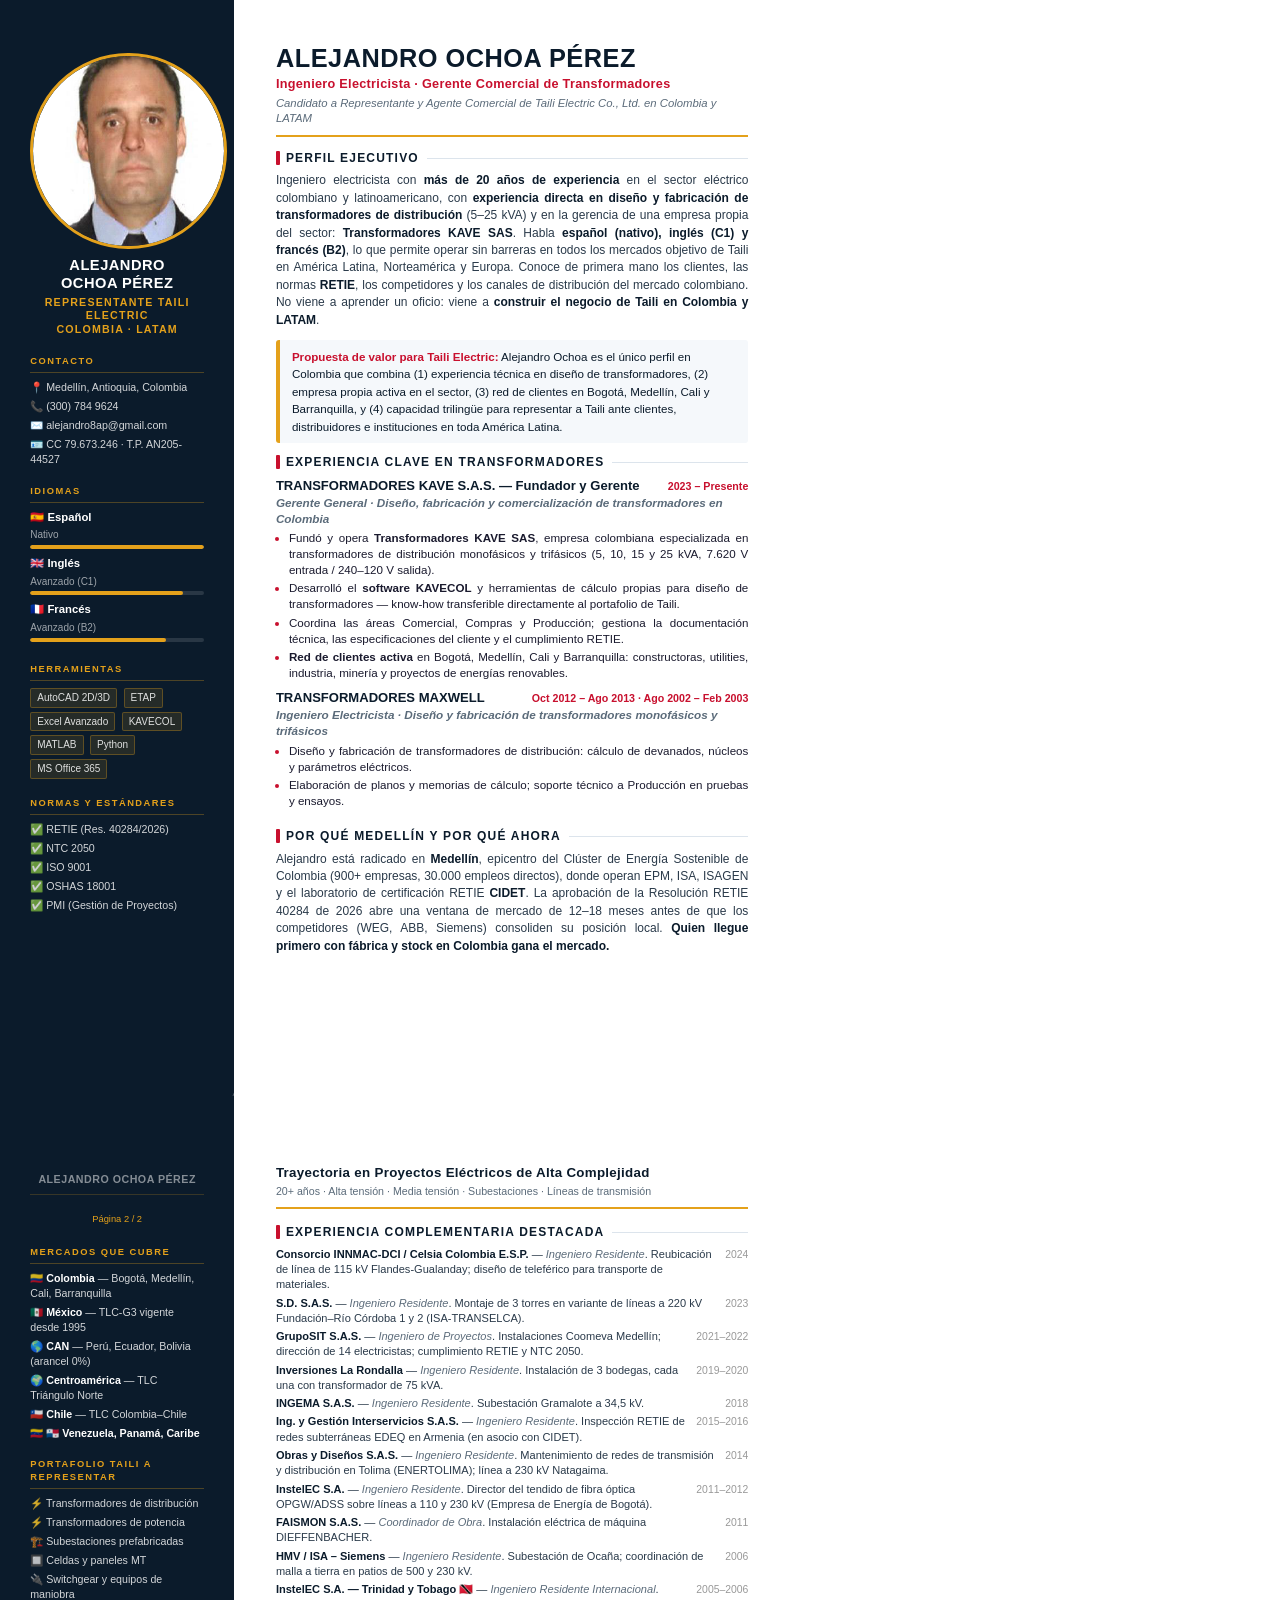
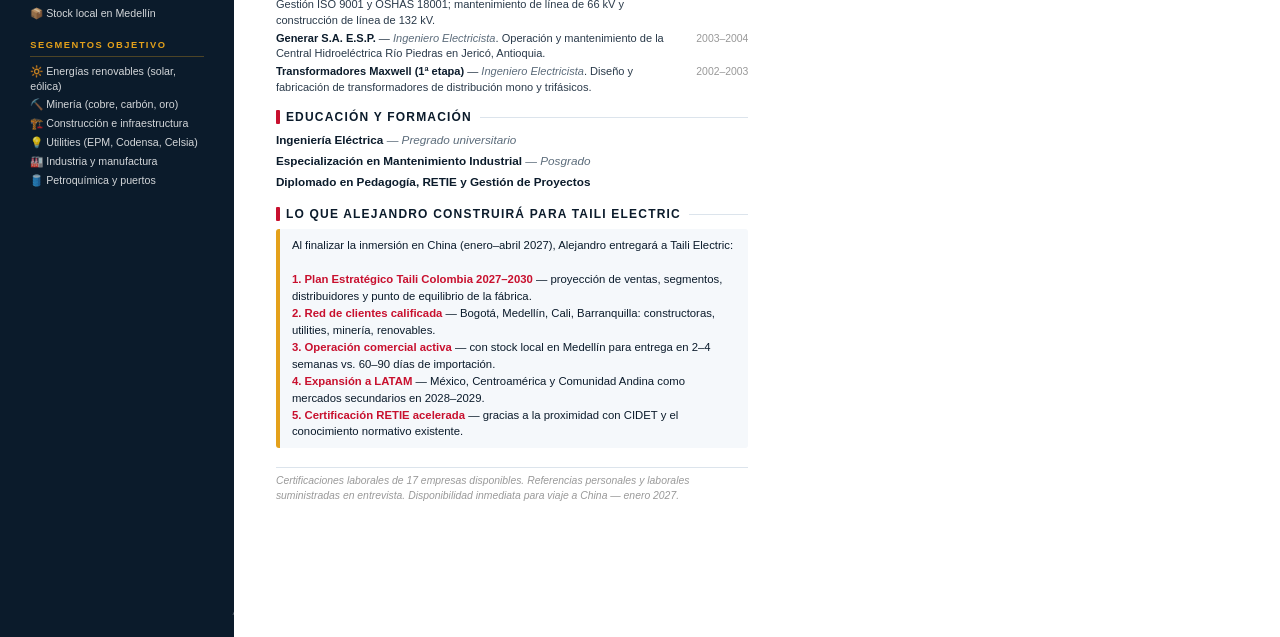
<file: cv.html>
<!DOCTYPE html>
<html lang="es">
<head>
<meta charset="UTF-8">
<style>
  * { margin: 0; padding: 0; box-sizing: border-box; }
  @page { size: A4; margin: 0; }
  body { font-family: 'Segoe UI', 'Calibri', Arial, sans-serif; color: #1a1a2e; font-size: 9.4pt; line-height: 1.38; }

  .page {
    width: 210mm;
    min-height: 296mm;
    max-height: 297mm;
    padding: 0;
    page-break-after: always;
    position: relative;
    overflow: hidden;
    display: flex;
  }

  /* ===== SIDEBAR ===== */
  .sidebar {
    width: 62mm;
    min-height: 296mm;
    background: #0b1b2b;
    padding: 14mm 8mm 10mm 8mm;
    flex-shrink: 0;
    display: flex;
    flex-direction: column;
    gap: 14px;
  }

  .avatar-wrap {
    text-align: center;
    margin-bottom: 4px;
  }
  .avatar {
    width: 52mm;
    height: 52mm;
    border-radius: 50%;
    background: #10263a;
    border: 3px solid #e4a11b;
    display: flex;
    align-items: center;
    justify-content: center;
    margin: 0 auto 8px auto;
    overflow: hidden;
  }
  .sidebar-name {
    color: #ffffff;
    font-size: 11pt;
    font-weight: 800;
    text-align: center;
    letter-spacing: 0.5px;
    line-height: 1.2;
    margin-bottom: 3px;
  }
  .sidebar-role {
    color: #e4a11b;
    font-size: 8pt;
    font-weight: 700;
    text-align: center;
    text-transform: uppercase;
    letter-spacing: 1.2px;
    line-height: 1.3;
  }

  .sb-section { }
  .sb-title {
    font-size: 7pt;
    font-weight: 800;
    text-transform: uppercase;
    letter-spacing: 1.5px;
    color: #e4a11b;
    border-bottom: 1px solid rgba(228,161,27,0.3);
    padding-bottom: 4px;
    margin-bottom: 7px;
  }
  .sb-row {
    font-size: 8pt;
    color: rgba(255,255,255,0.82);
    margin-bottom: 4px;
    line-height: 1.4;
  }
  .sb-row b { color: #ffffff; }
  .sb-row .icon { margin-right: 4px; }

  /* Languages */
  .lang-item { margin-bottom: 7px; }
  .lang-name {
    font-size: 8.5pt;
    font-weight: 700;
    color: #ffffff;
    margin-bottom: 3px;
  }
  .lang-level {
    font-size: 7.5pt;
    color: rgba(255,255,255,0.6);
    margin-bottom: 3px;
  }
  .lang-bar {
    height: 4px;
    background: rgba(255,255,255,0.12);
    border-radius: 2px;
    overflow: hidden;
  }
  .lang-fill {
    height: 100%;
    background: #e4a11b;
    border-radius: 2px;
  }

  /* Skills chips sidebar */
  .sb-chip {
    display: inline-block;
    background: rgba(228,161,27,0.12);
    border: 1px solid rgba(228,161,27,0.3);
    color: rgba(255,255,255,0.85);
    font-size: 7.5pt;
    padding: 2px 6px;
    border-radius: 2px;
    margin: 0 3px 4px 0;
  }

  /* ===== MAIN CONTENT ===== */
  .main {
    flex: 1;
    padding: 12mm 12mm 10mm 11mm;
    display: flex;
    flex-direction: column;
    gap: 11px;
  }

  /* Header strip */
  .main-header {
    border-bottom: 2.5px solid #e4a11b;
    padding-bottom: 8px;
    margin-bottom: 2px;
  }
  .main-name {
    font-size: 19pt;
    font-weight: 800;
    color: #0b1b2b;
    letter-spacing: 0.5px;
    line-height: 1.1;
  }
  .main-title {
    font-size: 9.5pt;
    font-weight: 700;
    color: #c8102e;
    letter-spacing: 0.3px;
    margin-top: 3px;
  }
  .main-subtitle {
    font-size: 8.5pt;
    color: #5b6b7a;
    margin-top: 2px;
    font-style: italic;
  }

  /* Section */
  .sec { }
  .sec-title {
    display: flex;
    align-items: center;
    margin-bottom: 6px;
  }
  .sec-bar { width: 4px; height: 14px; background: #c8102e; border-radius: 1px; margin-right: 6px; flex-shrink: 0; }
  .sec-title h2 {
    font-size: 9pt;
    font-weight: 800;
    color: #0b1b2b;
    text-transform: uppercase;
    letter-spacing: 1.2px;
  }
  .sec-line { flex: 1; height: 1px; background: #dce4ec; margin-left: 8px; }

  .perfil {
    text-align: justify;
    font-size: 9pt;
    color: #2a3a4a;
    line-height: 1.45;
  }
  .perfil b { color: #0b1b2b; }

  /* HIGHLIGHT BOX */
  .highlight-box {
    background: #f5f8fb;
    border-left: 4px solid #e4a11b;
    border-radius: 3px;
    padding: 8px 12px;
    font-size: 8.7pt;
    color: #0b1b2b;
    line-height: 1.5;
  }
  .highlight-box b { color: #c8102e; }

  /* Jobs */
  .job { margin-bottom: 8px; page-break-inside: avoid; }
  .job-head { display: flex; justify-content: space-between; align-items: baseline; }
  .job-company { font-size: 9.8pt; font-weight: 800; color: #0b1b2b; }
  .job-date { font-size: 8pt; font-weight: 700; color: #c8102e; white-space: nowrap; padding-left: 8px; }
  .job-role { font-weight: 700; font-size: 8.8pt; font-style: italic; color: #5b6b7a; margin-bottom: 3px; }
  .job ul { margin-left: 13px; }
  .job li { margin-bottom: 2.5px; text-align: justify; font-size: 8.7pt; }
  .job li::marker { color: #c8102e; }

  /* Compact experience list */
  .exp-compact .item {
    display: flex;
    justify-content: space-between;
    align-items: baseline;
    margin-bottom: 3px;
    page-break-inside: avoid;
    font-size: 8.3pt;
  }
  .exp-compact .item .left { color: #2a3a4a; }
  .exp-compact .item .left b { color: #0b1b2b; }
  .exp-compact .item .cargo { font-style: italic; color: #5b6b7a; }
  .exp-compact .item .date { font-size: 7.8pt; color: #999; white-space: nowrap; padding-left: 8px; }

  /* Education */
  .edu-item { margin-bottom: 5px; page-break-inside: avoid; font-size: 8.8pt; }
  .edu-item .degree { font-weight: 700; color: #0b1b2b; }
  .edu-item .detail { color: #5b6b7a; font-style: italic; }

  .footer-strip {
    position: absolute;
    bottom: 5mm;
    left: 0;
    right: 0;
    font-size: 7pt;
    color: rgba(255,255,255,0.35);
    text-align: center;
    padding: 0 8mm;
  }

  /* Page 2 sidebar continues without avatar */
  .sidebar-p2 {
    width: 62mm;
    min-height: 296mm;
    background: #0b1b2b;
    padding: 14mm 8mm 10mm 8mm;
    flex-shrink: 0;
    display: flex;
    flex-direction: column;
    gap: 14px;
  }
  .sb-p2-name {
    color: rgba(255,255,255,0.5);
    font-size: 8pt;
    font-weight: 700;
    text-align: center;
    letter-spacing: 0.5px;
    border-bottom: 1px solid rgba(228,161,27,0.2);
    padding-bottom: 8px;
    margin-bottom: 4px;
  }
  .sb-p2-page {
    color: #e4a11b;
    font-size: 7pt;
    text-align: center;
    margin-bottom: 6px;
  }
</style>
</head>
<body>

<!-- ==================== PAGE 1 ==================== -->
<div class="page">

  <!-- SIDEBAR -->
  <div class="sidebar">
    <div class="avatar-wrap">
      <div class="avatar"><img src="alejandro.png" alt="Alejandro Ochoa Pérez" style="width:100%;height:100%;object-fit:cover;border-radius:50%;"></div>
      <div class="sidebar-name">ALEJANDRO<br>OCHOA PÉREZ</div>
      <div class="sidebar-role">Representante Taili Electric<br>Colombia · LATAM</div>
    </div>

    <div class="sb-section">
      <div class="sb-title">Contacto</div>
      <div class="sb-row"><b>📍</b> Medellín, Antioquia, Colombia</div>
      <div class="sb-row"><b>📞</b> (300) 784 9624</div>
      <div class="sb-row"><b>✉️</b> alejandro8ap@gmail.com</div>
      <div class="sb-row"><b>🪪</b> CC 79.673.246 · T.P. AN205-44527</div>
    </div>

    <div class="sb-section">
      <div class="sb-title">Idiomas</div>
      <div class="lang-item">
        <div class="lang-name">🇪🇸 Español</div>
        <div class="lang-level">Nativo</div>
        <div class="lang-bar"><div class="lang-fill" style="width:100%"></div></div>
      </div>
      <div class="lang-item">
        <div class="lang-name">🇬🇧 Inglés</div>
        <div class="lang-level">Avanzado (C1)</div>
        <div class="lang-bar"><div class="lang-fill" style="width:88%"></div></div>
      </div>
      <div class="lang-item">
        <div class="lang-name">🇫🇷 Francés</div>
        <div class="lang-level">Avanzado (B2)</div>
        <div class="lang-bar"><div class="lang-fill" style="width:78%"></div></div>
      </div>
    </div>

    <div class="sb-section">
      <div class="sb-title">Herramientas</div>
      <span class="sb-chip">AutoCAD 2D/3D</span>
      <span class="sb-chip">ETAP</span>
      <span class="sb-chip">Excel Avanzado</span>
      <span class="sb-chip">KAVECOL</span>
      <span class="sb-chip">MATLAB</span>
      <span class="sb-chip">Python</span>
      <span class="sb-chip">MS Office 365</span>
    </div>

    <div class="sb-section">
      <div class="sb-title">Normas y Estándares</div>
      <div class="sb-row">✅ RETIE (Res. 40284/2026)</div>
      <div class="sb-row">✅ NTC 2050</div>
      <div class="sb-row">✅ ISO 9001</div>
      <div class="sb-row">✅ OSHAS 18001</div>
      <div class="sb-row">✅ PMI (Gestión de Proyectos)</div>
    </div>

    <div class="footer-strip">Alejandro Ochoa Pérez · alejandro8ap@gmail.com · (300) 784 9624 · Pág. 1 / 2</div>
  </div>

  <!-- MAIN -->
  <div class="main">

    <div class="main-header">
      <div class="main-name">ALEJANDRO OCHOA PÉREZ</div>
      <div class="main-title">Ingeniero Electricista · Gerente Comercial de Transformadores</div>
      <div class="main-subtitle">Candidato a Representante y Agente Comercial de Taili Electric Co., Ltd. en Colombia y LATAM</div>
    </div>

    <div class="sec">
      <div class="sec-title"><span class="sec-bar"></span><h2>Perfil Ejecutivo</h2><span class="sec-line"></span></div>
      <p class="perfil">
        Ingeniero electricista con <b>más de 20 años de experiencia</b> en el sector eléctrico colombiano y latinoamericano,
        con <b>experiencia directa en diseño y fabricación de transformadores de distribución</b> (5–25 kVA) y en la gerencia
        de una empresa propia del sector: <b>Transformadores KAVE SAS</b>. Habla <b>español (nativo), inglés (C1) y francés (B2)</b>,
        lo que permite operar sin barreras en todos los mercados objetivo de Taili en América Latina, Norteamérica y Europa.
        Conoce de primera mano los clientes, las normas <b>RETIE</b>, los competidores y los canales de distribución del
        mercado colombiano. No viene a aprender un oficio: viene a <b>construir el negocio de Taili en Colombia y LATAM</b>.
      </p>
    </div>

    <div class="highlight-box">
      <b>Propuesta de valor para Taili Electric:</b> Alejandro Ochoa es el único perfil en Colombia que combina
      (1) experiencia técnica en diseño de transformadores, (2) empresa propia activa en el sector,
      (3) red de clientes en Bogotá, Medellín, Cali y Barranquilla, y (4) capacidad trilingüe para representar
      a Taili ante clientes, distribuidores e instituciones en toda América Latina.
    </div>

    <div class="sec">
      <div class="sec-title"><span class="sec-bar"></span><h2>Experiencia Clave en Transformadores</h2><span class="sec-line"></span></div>

      <div class="job">
        <div class="job-head">
          <span class="job-company">TRANSFORMADORES KAVE S.A.S. — Fundador y Gerente</span>
          <span class="job-date">2023 – Presente</span>
        </div>
        <div class="job-role">Gerente General · Diseño, fabricación y comercialización de transformadores en Colombia</div>
        <ul>
          <li>Fundó y opera <b>Transformadores KAVE SAS</b>, empresa colombiana especializada en transformadores de distribución monofásicos y trifásicos (5, 10, 15 y 25 kVA, 7.620 V entrada / 240–120 V salida).</li>
          <li>Desarrolló el <b>software KAVECOL</b> y herramientas de cálculo propias para diseño de transformadores — know-how transferible directamente al portafolio de Taili.</li>
          <li>Coordina las áreas Comercial, Compras y Producción; gestiona la documentación técnica, las especificaciones del cliente y el cumplimiento RETIE.</li>
          <li><b>Red de clientes activa</b> en Bogotá, Medellín, Cali y Barranquilla: constructoras, utilities, industria, minería y proyectos de energías renovables.</li>
        </ul>
      </div>

      <div class="job">
        <div class="job-head">
          <span class="job-company">TRANSFORMADORES MAXWELL</span>
          <span class="job-date">Oct 2012 – Ago 2013 · Ago 2002 – Feb 2003</span>
        </div>
        <div class="job-role">Ingeniero Electricista · Diseño y fabricación de transformadores monofásicos y trifásicos</div>
        <ul>
          <li>Diseño y fabricación de transformadores de distribución: cálculo de devanados, núcleos y parámetros eléctricos.</li>
          <li>Elaboración de planos y memorias de cálculo; soporte técnico a Producción en pruebas y ensayos.</li>
        </ul>
      </div>
    </div>

    <div class="sec">
      <div class="sec-title"><span class="sec-bar"></span><h2>Por Qué Medellín y Por Qué Ahora</h2><span class="sec-line"></span></div>
      <p class="perfil">
        Alejandro está radicado en <b>Medellín</b>, epicentro del Clúster de Energía Sostenible de Colombia (900+ empresas,
        30.000 empleos directos), donde operan EPM, ISA, ISAGEN y el laboratorio de certificación RETIE <b>CIDET</b>.
        La aprobación de la Resolución RETIE 40284 de 2026 abre una ventana de mercado de 12–18 meses antes de que
        los competidores (WEG, ABB, Siemens) consoliden su posición local.
        <b>Quien llegue primero con fábrica y stock en Colombia gana el mercado.</b>
      </p>
    </div>

  </div>
</div>

<!-- ==================== PAGE 2 ==================== -->
<div class="page">

  <!-- SIDEBAR P2 -->
  <div class="sidebar-p2">
    <div class="sb-p2-name">ALEJANDRO OCHOA PÉREZ</div>
    <div class="sb-p2-page">Página 2 / 2</div>

    <div class="sb-section">
      <div class="sb-title">Mercados que Cubre</div>
      <div class="sb-row">🇨🇴 <b>Colombia</b> — Bogotá, Medellín, Cali, Barranquilla</div>
      <div class="sb-row">🇲🇽 <b>México</b> — TLC-G3 vigente desde 1995</div>
      <div class="sb-row">🌎 <b>CAN</b> — Perú, Ecuador, Bolivia (arancel 0%)</div>
      <div class="sb-row">🌍 <b>Centroamérica</b> — TLC Triángulo Norte</div>
      <div class="sb-row">🇨🇱 <b>Chile</b> — TLC Colombia–Chile</div>
      <div class="sb-row">🇻🇪 🇵🇦 <b>Venezuela, Panamá, Caribe</b></div>
    </div>

    <div class="sb-section">
      <div class="sb-title">Portafolio Taili a Representar</div>
      <div class="sb-row">⚡ Transformadores de distribución</div>
      <div class="sb-row">⚡ Transformadores de potencia</div>
      <div class="sb-row">🏗️ Subestaciones prefabricadas</div>
      <div class="sb-row">🔲 Celdas y paneles MT</div>
      <div class="sb-row">🔌 Switchgear y equipos de maniobra</div>
      <div class="sb-row">📦 Stock local en Medellín</div>
    </div>

    <div class="sb-section">
      <div class="sb-title">Segmentos Objetivo</div>
      <div class="sb-row">🔆 Energías renovables (solar, eólica)</div>
      <div class="sb-row">⛏️ Minería (cobre, carbón, oro)</div>
      <div class="sb-row">🏗️ Construcción e infraestructura</div>
      <div class="sb-row">💡 Utilities (EPM, Codensa, Celsia)</div>
      <div class="sb-row">🏭 Industria y manufactura</div>
      <div class="sb-row">🛢️ Petroquímica y puertos</div>
    </div>

    <div class="footer-strip">Alejandro Ochoa Pérez · alejandro8ap@gmail.com · (300) 784 9624 · Pág. 2 / 2</div>
  </div>

  <!-- MAIN P2 -->
  <div class="main">

    <div class="main-header" style="margin-bottom:4px;">
      <div style="font-size:10pt;font-weight:800;color:#0b1b2b;letter-spacing:0.3px;">Trayectoria en Proyectos Eléctricos de Alta Complejidad</div>
      <div style="font-size:8pt;color:#5b6b7a;margin-top:2px;">20+ años · Alta tensión · Media tensión · Subestaciones · Líneas de transmisión</div>
    </div>

    <div class="sec">
      <div class="sec-title"><span class="sec-bar"></span><h2>Experiencia Complementaria Destacada</h2><span class="sec-line"></span></div>
      <div class="exp-compact">
        <div class="item"><span class="left"><b>Consorcio INNMAC-DCI / Celsia Colombia E.S.P.</b> — <span class="cargo">Ingeniero Residente</span>. Reubicación de línea de 115 kV Flandes-Gualanday; diseño de teleférico para transporte de materiales.</span><span class="date">2024</span></div>
        <div class="item"><span class="left"><b>S.D. S.A.S.</b> — <span class="cargo">Ingeniero Residente</span>. Montaje de 3 torres en variante de líneas a 220 kV Fundación–Río Córdoba 1 y 2 (ISA-TRANSELCA).</span><span class="date">2023</span></div>
        <div class="item"><span class="left"><b>GrupoSIT S.A.S.</b> — <span class="cargo">Ingeniero de Proyectos</span>. Instalaciones Coomeva Medellín; dirección de 14 electricistas; cumplimiento RETIE y NTC 2050.</span><span class="date">2021–2022</span></div>
        <div class="item"><span class="left"><b>Inversiones La Rondalla</b> — <span class="cargo">Ingeniero Residente</span>. Instalación de 3 bodegas, cada una con transformador de 75 kVA.</span><span class="date">2019–2020</span></div>
        <div class="item"><span class="left"><b>INGEMA S.A.S.</b> — <span class="cargo">Ingeniero Residente</span>. Subestación Gramalote a 34,5 kV.</span><span class="date">2018</span></div>
        <div class="item"><span class="left"><b>Ing. y Gestión Interservicios S.A.S.</b> — <span class="cargo">Ingeniero Residente</span>. Inspección RETIE de redes subterráneas EDEQ en Armenia (en asocio con CIDET).</span><span class="date">2015–2016</span></div>
        <div class="item"><span class="left"><b>Obras y Diseños S.A.S.</b> — <span class="cargo">Ingeniero Residente</span>. Mantenimiento de redes de transmisión y distribución en Tolima (ENERTOLIMA); línea a 230 kV Natagaima.</span><span class="date">2014</span></div>
        <div class="item"><span class="left"><b>InstelEC S.A.</b> — <span class="cargo">Ingeniero Residente</span>. Director del tendido de fibra óptica OPGW/ADSS sobre líneas a 110 y 230 kV (Empresa de Energía de Bogotá).</span><span class="date">2011–2012</span></div>
        <div class="item"><span class="left"><b>FAISMON S.A.S.</b> — <span class="cargo">Coordinador de Obra</span>. Instalación eléctrica de máquina DIEFFENBACHER.</span><span class="date">2011</span></div>
        <div class="item"><span class="left"><b>HMV / ISA – Siemens</b> — <span class="cargo">Ingeniero Residente</span>. Subestación de Ocaña; coordinación de malla a tierra en patios de 500 y 230 kV.</span><span class="date">2006</span></div>
        <div class="item"><span class="left"><b>InstelEC S.A. — Trinidad y Tobago 🇹🇹</b> — <span class="cargo">Ingeniero Residente Internacional</span>. Gestión ISO 9001 y OSHAS 18001; mantenimiento de línea de 66 kV y construcción de línea de 132 kV.</span><span class="date">2005–2006</span></div>
        <div class="item"><span class="left"><b>Generar S.A. E.S.P.</b> — <span class="cargo">Ingeniero Electricista</span>. Operación y mantenimiento de la Central Hidroeléctrica Río Piedras en Jericó, Antioquia.</span><span class="date">2003–2004</span></div>
        <div class="item"><span class="left"><b>Transformadores Maxwell (1ª etapa)</b> — <span class="cargo">Ingeniero Electricista</span>. Diseño y fabricación de transformadores de distribución mono y trifásicos.</span><span class="date">2002–2003</span></div>
      </div>
    </div>

    <div class="sec">
      <div class="sec-title"><span class="sec-bar"></span><h2>Educación y Formación</h2><span class="sec-line"></span></div>
      <div class="edu-item">
        <span class="degree">Ingeniería Eléctrica</span>
        <span class="detail"> — Pregrado universitario</span>
      </div>
      <div class="edu-item">
        <span class="degree">Especialización en Mantenimiento Industrial</span>
        <span class="detail"> — Posgrado</span>
      </div>
      <div class="edu-item">
        <span class="degree">Diplomado en Pedagogía, RETIE y Gestión de Proyectos</span>
      </div>
    </div>

    <div class="sec">
      <div class="sec-title"><span class="sec-bar"></span><h2>Lo Que Alejandro Construirá para Taili Electric</h2><span class="sec-line"></span></div>
      <div class="highlight-box" style="font-size:8.5pt;">
        Al finalizar la inmersión en China (enero–abril 2027), Alejandro entregará a Taili Electric:<br><br>
        <b>1. Plan Estratégico Taili Colombia 2027–2030</b> — proyección de ventas, segmentos, distribuidores y punto de equilibrio de la fábrica.<br>
        <b>2. Red de clientes calificada</b> — Bogotá, Medellín, Cali, Barranquilla: constructoras, utilities, minería, renovables.<br>
        <b>3. Operación comercial activa</b> — con stock local en Medellín para entrega en 2–4 semanas vs. 60–90 días de importación.<br>
        <b>4. Expansión a LATAM</b> — México, Centroamérica y Comunidad Andina como mercados secundarios en 2028–2029.<br>
        <b>5. Certificación RETIE acelerada</b> — gracias a la proximidad con CIDET y el conocimiento normativo existente.
      </div>
    </div>

    <div style="margin-top:8px;font-size:7.8pt;color:#999;font-style:italic;border-top:1px solid #dce4ec;padding-top:6px;">
      Certificaciones laborales de 17 empresas disponibles. Referencias personales y laborales suministradas en entrevista. Disponibilidad inmediata para viaje a China — enero 2027.
    </div>

  </div>
</div>

</body>
</html>
</file>
<file: styles.css>
:root {
  --navy: #0b1b2b;
  --navy-2: #10263a;
  --ink: #16222e;
  --muted: #5b6b7a;
  --line: #dce4ec;
  --bg: #f5f8fb;
  --white: #ffffff;
  --gold: #e4a11b;
  --red: #c8102e;
  --radius: 14px;
}

* { box-sizing: border-box; margin: 0; padding: 0; }

html { scroll-behavior: smooth; }

body {
  font-family: "Inter", system-ui, sans-serif;
  color: var(--ink);
  background: var(--bg);
  line-height: 1.65;
}

.container {
  max-width: 1100px;
  margin: 0 auto;
  padding: 0 24px;
}

.container--narrow { max-width: 860px; }

h1, h2, h3 { line-height: 1.2; }

h1 {
  font-family: "Playfair Display", Georgia, serif;
  font-size: clamp(2rem, 5vw, 3.4rem);
  font-weight: 700;
  letter-spacing: -0.5px;
  margin-bottom: 20px;
}

h1 em { color: var(--gold); font-style: normal; }

h2 {
  font-size: clamp(1.5rem, 3.2vw, 2.2rem);
  margin-bottom: 16px;
  letter-spacing: -0.4px;
}

h3 { font-size: 1.1rem; margin-bottom: 8px; }

.eyebrow {
  text-transform: uppercase;
  letter-spacing: 0.14em;
  font-size: 0.75rem;
  font-weight: 700;
  color: var(--gold);
  margin-bottom: 12px;
}

.muted { color: var(--muted); font-size: 0.88em; }

/* Nav */
.nav {
  position: sticky;
  top: 0;
  z-index: 50;
  background: rgba(11, 27, 43, 0.94);
  backdrop-filter: blur(8px);
  border-bottom: 1px solid rgba(255, 255, 255, 0.08);
}

.nav__inner {
  display: flex;
  align-items: center;
  justify-content: space-between;
  height: 62px;
}

.nav__brand {
  color: var(--white);
  font-weight: 800;
  letter-spacing: 0.06em;
  text-decoration: none;
  font-size: 0.95rem;
}

.nav__brand span { color: var(--gold); margin: 0 4px; }

.nav__links a {
  color: rgba(255, 255, 255, 0.78);
  text-decoration: none;
  font-size: 0.85rem;
  font-weight: 500;
  margin-left: 22px;
  transition: color 0.2s;
}

.nav__links a:hover { color: var(--gold); }

/* Hero */
.hero {
  background:
    radial-gradient(1000px 420px at 85% -10%, rgba(228, 161, 27, 0.18), transparent 60%),
    linear-gradient(160deg, var(--navy) 0%, var(--navy-2) 100%);
  color: var(--white);
  padding: 88px 0 72px;
}

.hero__lead {
  max-width: 720px;
  font-size: 1.08rem;
  color: rgba(255, 255, 255, 0.82);
  margin-bottom: 30px;
}

.hero__cta { display: flex; gap: 14px; flex-wrap: wrap; margin-bottom: 52px; }

.btn {
  display: inline-block;
  padding: 12px 22px;
  border-radius: 999px;
  font-weight: 600;
  font-size: 0.92rem;
  text-decoration: none;
  transition: transform 0.15s, background 0.2s, color 0.2s;
}

.btn:hover { transform: translateY(-1px); }

.btn--primary { background: var(--gold); color: var(--navy); }

.btn--ghost {
  border: 1px solid rgba(255, 255, 255, 0.35);
  color: var(--white);
}

.btn--ghost:hover { border-color: var(--gold); color: var(--gold); }

.hero__stats {
  display: grid;
  grid-template-columns: repeat(auto-fit, minmax(180px, 1fr));
  gap: 18px;
}

.stat {
  background: rgba(255, 255, 255, 0.05);
  border: 1px solid rgba(255, 255, 255, 0.1);
  border-radius: var(--radius);
  padding: 18px 20px;
}

.stat__num {
  display: block;
  font-size: 1.9rem;
  font-weight: 800;
  color: var(--gold);
  line-height: 1.1;
  margin-bottom: 6px;
}

.stat__label { font-size: 0.82rem; color: rgba(255, 255, 255, 0.72); }

/* Sections */
.section { padding: 78px 0; }

.section--dark {
  background: var(--white);
  border-top: 1px solid var(--line);
  border-bottom: 1px solid var(--line);
}

.section__intro {
  max-width: 760px;
  color: var(--muted);
  margin-bottom: 40px;
}

/* Cards */
.cards {
  display: grid;
  grid-template-columns: repeat(auto-fit, minmax(280px, 1fr));
  gap: 20px;
}

.card {
  background: var(--white);
  border: 1px solid var(--line);
  border-radius: var(--radius);
  padding: 26px;
  transition: box-shadow 0.2s, transform 0.2s;
}

.card:hover { box-shadow: 0 12px 30px rgba(11, 27, 43, 0.08); transform: translateY(-2px); }

.card__icon { font-size: 1.6rem; display: block; margin-bottom: 12px; }

.card p { color: var(--muted); font-size: 0.93rem; }

/* Timeline */
.timeline {
  border-left: 2px solid var(--line);
  margin-left: 8px;
  display: grid;
  gap: 34px;
}

.timeline__item { position: relative; padding-left: 28px; }

.timeline__dot {
  position: absolute;
  left: -9px;
  top: 4px;
  width: 16px;
  height: 16px;
  border-radius: 50%;
  background: var(--gold);
  border: 3px solid var(--white);
  box-shadow: 0 0 0 2px var(--gold);
}

.timeline__date {
  font-size: 0.8rem;
  font-weight: 700;
  text-transform: uppercase;
  letter-spacing: 0.08em;
  color: var(--red);
  margin-bottom: 4px;
}

.timeline__item p:last-child { color: var(--muted); max-width: 720px; }

/* Tables */
.table-wrap {
  overflow-x: auto;
  border: 1px solid var(--line);
  border-radius: var(--radius);
  background: var(--white);
  margin-bottom: 32px;
}

.table {
  width: 100%;
  border-collapse: collapse;
  font-size: 0.9rem;
  min-width: 760px;
}

.table th {
  background: var(--navy);
  color: var(--white);
  text-align: left;
  padding: 13px 16px;
  font-weight: 600;
  font-size: 0.82rem;
  text-transform: uppercase;
  letter-spacing: 0.06em;
}

.table td {
  padding: 14px 16px;
  border-top: 1px solid var(--line);
  vertical-align: top;
  color: var(--ink);
}

.table tbody tr:nth-child(even) { background: #f8fafc; }

.table ul { padding-left: 18px; }

.table li { margin-bottom: 4px; }

.table--compact { min-width: 640px; }

.table__total td { background: rgba(228, 161, 27, 0.12); }

/* Outcome / checklist */
.outcome {
  background: var(--white);
  border: 1px solid var(--line);
  border-left: 4px solid var(--gold);
  border-radius: var(--radius);
  padding: 26px 28px;
}

.checklist { list-style: none; display: grid; gap: 10px; margin-top: 12px; }

.checklist li {
  padding-left: 30px;
  position: relative;
  color: var(--muted);
}

.checklist li::before {
  content: "✓";
  position: absolute;
  left: 0;
  top: 0;
  color: var(--gold);
  font-weight: 800;
}

/* Roles */
.roles {
  display: grid;
  grid-template-columns: repeat(auto-fit, minmax(320px, 1fr));
  gap: 20px;
}

.role {
  background: var(--bg);
  border: 1px solid var(--line);
  border-radius: var(--radius);
  padding: 24px 26px;
}

.role ul { list-style: none; display: grid; gap: 10px; margin-top: 10px; }

.role li { font-size: 0.9rem; color: var(--muted); padding-left: 16px; position: relative; }

.role li::before {
  content: "";
  position: absolute;
  left: 0;
  top: 9px;
  width: 6px;
  height: 6px;
  border-radius: 50%;
  background: var(--red);
}

/* Letter */
.letter {
  background: var(--white);
  border: 1px solid var(--line);
  border-radius: var(--radius);
  padding: 42px 46px;
  box-shadow: 0 18px 50px rgba(11, 27, 43, 0.07);
}

.letter__meta {
  border-bottom: 1px solid var(--line);
  padding-bottom: 16px;
  margin-bottom: 24px;
  font-size: 0.9rem;
  color: var(--muted);
  display: grid;
  gap: 4px;
}

.letter p { margin-bottom: 16px; }

.letter__sign { margin-top: 28px; line-height: 1.5; }

/* Footer */
.footer {
  background: var(--navy);
  color: rgba(255, 255, 255, 0.75);
  padding: 28px 0;
  font-size: 0.85rem;
}

.footer .muted { color: rgba(255, 255, 255, 0.45); }

/* Responsive */
@media (max-width: 720px) {
  .nav__links { display: none; }
  .section { padding: 56px 0; }
  .letter { padding: 28px 22px; }

  .table { min-width: 0; }
  .table thead { display: none; }
  .table tr {
    display: block;
    border-top: 1px solid var(--line);
    padding: 12px 4px;
  }
  .table td {
    display: grid;
    grid-template-columns: 120px 1fr;
    gap: 10px;
    border: none;
    padding: 6px 12px;
  }
  .table td::before {
    content: attr(data-label);
    font-weight: 700;
    font-size: 0.75rem;
    text-transform: uppercase;
    letter-spacing: 0.05em;
    color: var(--navy);
  }
  .table tbody tr:nth-child(even) { background: transparent; }
}

/* Market Study */
.market-block { margin-bottom: 0; }

.market-heading {
  display: flex;
  align-items: flex-start;
  gap: 20px;
  margin-bottom: 32px;
}

.market-num {
  font-family: "Playfair Display", Georgia, serif;
  font-size: 3rem;
  font-weight: 700;
  color: var(--gold);
  line-height: 1;
  flex-shrink: 0;
  margin-top: 4px;
}

.market-title {
  font-size: clamp(1.15rem, 2.5vw, 1.6rem);
  font-weight: 700;
  line-height: 1.25;
  letter-spacing: -0.3px;
  margin-bottom: 0;
}

@media (max-width: 560px) {
  .market-heading { flex-direction: column; gap: 8px; }
  .market-num { font-size: 2rem; }
}

/* ===== About Section ===== */
.about-grid {
  display: flex;
  gap: 28px;
  align-items: flex-start;
  margin-bottom: 32px;
  flex-wrap: wrap;
}

.about-profile {
  display: flex;
  gap: 20px;
  align-items: flex-start;
  flex: 1;
  min-width: 280px;
}

.about-avatar {
  width: 74px;
  height: 74px;
  border-radius: 50%;
  background: var(--navy);
  border: 3px solid var(--gold);
  display: flex;
  align-items: center;
  justify-content: center;
  font-size: 1.4rem;
  font-weight: 800;
  color: var(--gold);
  flex-shrink: 0;
}

.about-info { flex: 1; }

.about-name {
  font-size: 1.15rem;
  font-weight: 800;
  color: var(--navy);
  margin-bottom: 4px;
}

.about-role {
  font-size: 0.85rem;
  color: var(--muted);
  line-height: 1.5;
  margin-bottom: 10px;
}

.about-langs {
  display: flex;
  gap: 8px;
  flex-wrap: wrap;
}

.lang-badge {
  display: inline-block;
  background: var(--navy);
  color: #fff;
  font-size: 0.75rem;
  font-weight: 600;
  padding: 3px 10px;
  border-radius: 999px;
  border: 1px solid rgba(255,255,255,0.15);
}

.about-facts {
  display: grid;
  grid-template-columns: repeat(2, 1fr);
  gap: 14px;
  flex-shrink: 0;
}

.about-fact {
  background: var(--navy);
  border-radius: var(--radius);
  padding: 14px 16px;
  text-align: center;
}

.about-fact__num {
  display: block;
  font-size: 1.8rem;
  font-weight: 800;
  color: var(--gold);
  line-height: 1.1;
}

.about-fact__label {
  font-size: 0.75rem;
  color: rgba(255,255,255,0.7);
  line-height: 1.4;
}

.about-cards {
  display: grid;
  grid-template-columns: repeat(auto-fit, minmax(270px, 1fr));
  gap: 18px;
  margin-bottom: 28px;
}

.about-card {
  background: var(--white);
  border: 1px solid var(--line);
  border-radius: var(--radius);
  padding: 22px 24px;
  transition: box-shadow 0.2s, transform 0.2s;
}

.about-card:hover {
  box-shadow: 0 10px 28px rgba(11,27,43,0.08);
  transform: translateY(-2px);
}

.about-card__icon {
  font-size: 1.5rem;
  display: block;
  margin-bottom: 10px;
}

.about-card h3 { font-size: 1rem; margin-bottom: 6px; }
.about-card p { font-size: 0.88rem; color: var(--muted); }

.about-cta {
  display: flex;
  gap: 14px;
  flex-wrap: wrap;
}

.btn--outline-gold {
  border: 1.5px solid var(--gold);
  color: var(--navy);
  background: transparent;
}

.btn--outline-gold:hover {
  background: var(--gold);
  color: var(--navy);
}

@media (max-width: 720px) {
  .about-grid { flex-direction: column; }
  .about-facts { grid-template-columns: repeat(2, 1fr); }
}
</file>
